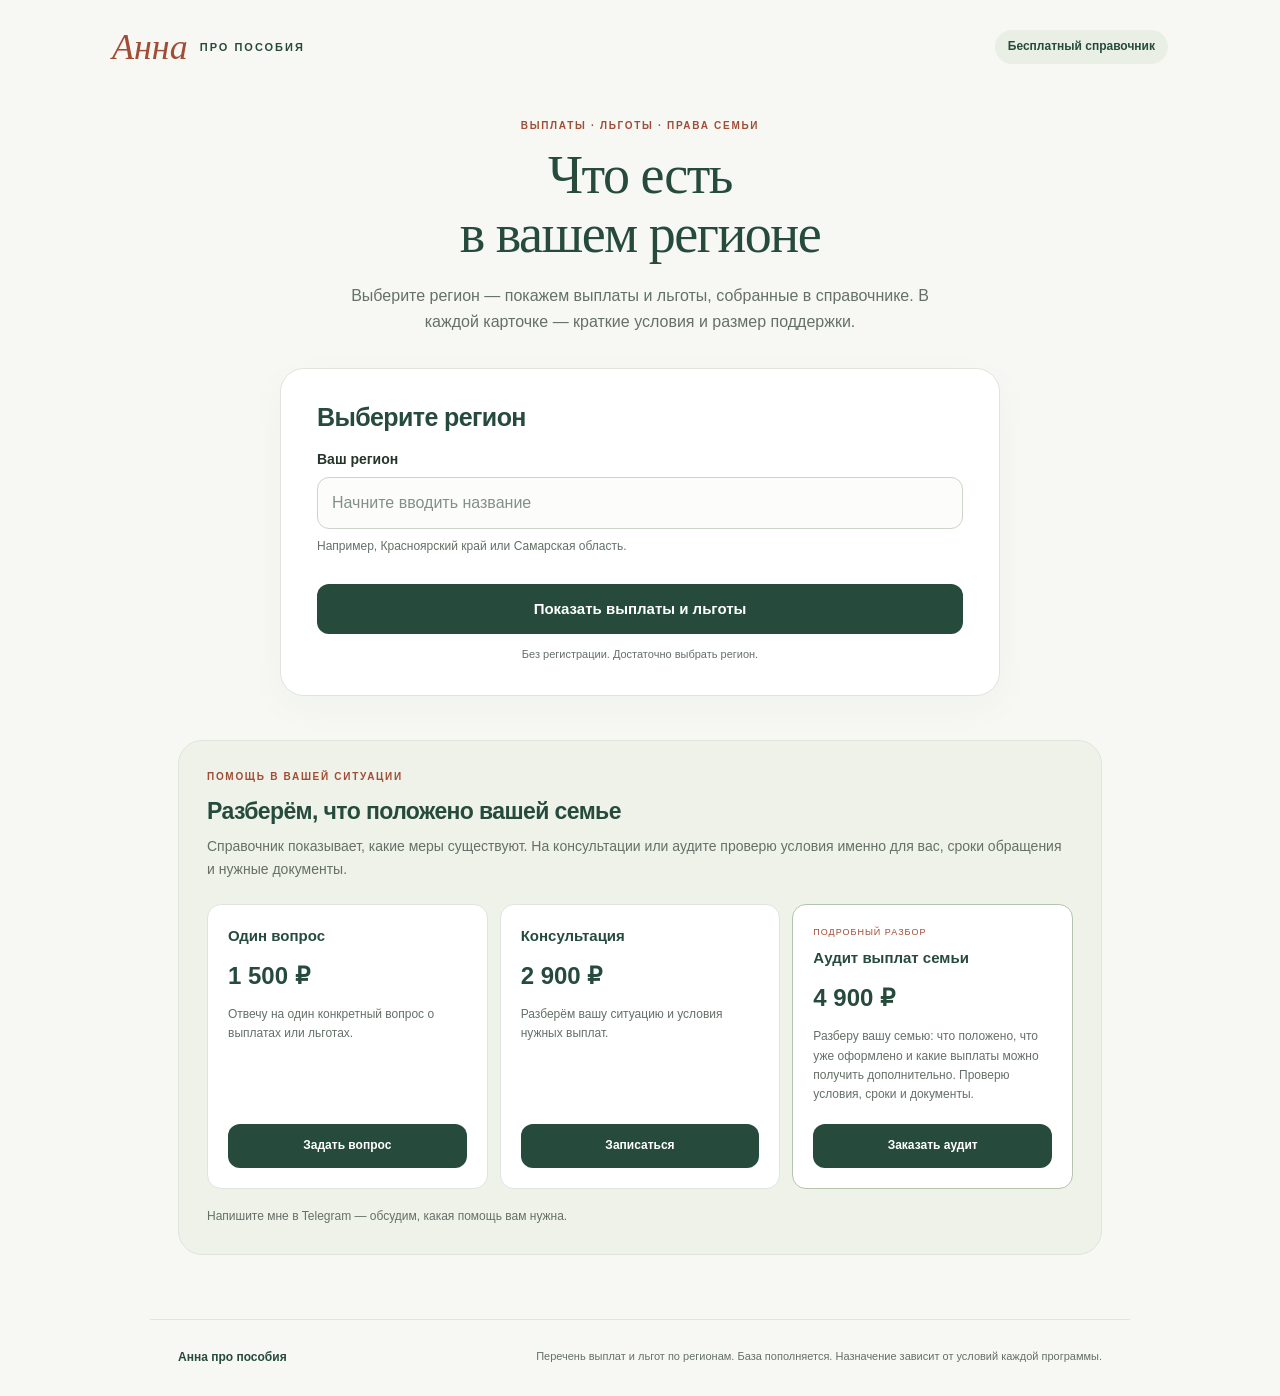
<file: index.html>
<!doctype html>
<html lang="ru">
<head>
<meta charset="UTF-8"><meta name="viewport" content="width=device-width,initial-scale=1">
<meta name="description" content="Найдите выплаты и льготы для семьи в вашем регионе. Бесплатный справочник Анны про пособия.">
<meta name="theme-color" content="#f7f8f4">
<title>Выплаты и льготы для семьи · Анна про пособия</title>
<link rel="stylesheet" href="styles.css?v=20261011-topics-v2">
</head>
<body>
<header><a class="brand" href="./" aria-label="Анна про пособия — главная"><b>Анна</b><span>ПРО ПОСОБИЯ</span></a><span class="badge">Бесплатный справочник</span></header>
<main>
<section class="hero"><p class="eyebrow">ВЫПЛАТЫ · ЛЬГОТЫ · ПРАВА СЕМЬИ</p><h1>Что есть<br>в вашем регионе</h1><p class="lead">Выберите регион — покажем выплаты и льготы, собранные в справочнике. В каждой карточке — краткие условия и размер поддержки.</p></section>
<section class="form-card" aria-labelledby="formTitle"><h2 id="formTitle">Выберите регион</h2><form id="regionForm"><label for="region">Ваш регион</label><input id="region" list="regionOptions" autocomplete="off" placeholder="Начните вводить название" required aria-describedby="regionHint"><datalist id="regionOptions"></datalist><p class="field-hint" id="regionHint">Например, Красноярский край или Самарская область.</p><div class="form-action"><button id="showMeasures" type="submit">Показать выплаты и льготы</button><p id="loadingNote" class="privacy-note" role="status">Загружаем список регионов…</p></div></form></section>
<section id="results" hidden aria-labelledby="resultsTitle"><div class="result-head"><div><p class="eyebrow">СПРАВОЧНИК РЕГИОНА</p><h2 id="resultsTitle"></h2><p id="directoryCount" class="summary"></p></div></div><p class="directory-intro">Здесь собраны меры для разных семей. Откройте карточку, чтобы узнать, кому она предназначена. Местные льготы действуют только на указанной территории.</p><div id="regionalStatus" class="field-hint"></div>
<div class="audit-invite"><div><strong>Хотите понять, что положено вашей семье?</strong><p>На аудите проверю вашу ситуацию, уже оформленные выплаты и то, что можно получить дополнительно.</p></div><a href="#familyAudit">Подробнее об аудите →</a></div>
<label for="directorySearch">Найти выплату или льготу</label><input id="directorySearch" type="search" placeholder="Например, маткапитал, детский сад или жильё"><fieldset class="topic-selector"><legend>Посмотреть по темам</legend><p class="field-hint">Можно выбрать несколько тем — покажем карточки, связанные хотя бы с одной из них.</p><div id="topicFilters" class="topic-filters"></div></fieldset><p id="filterCount" class="field-hint" role="status" aria-live="polite"></p><div id="cards"></div><p id="searchEmpty" hidden role="status">По выбранным темам и запросу ничего не найдено. Выберите «Все меры» или измените запрос.</p><div id="preliminary"></div></section>
<section id="familyAudit" class="help"><p class="eyebrow">ПОМОЩЬ В ВАШЕЙ СИТУАЦИИ</p><h2>Разберём, что положено вашей семье</h2><p class="muted">Справочник показывает, какие меры существуют. На консультации или аудите проверю условия именно для вас, сроки обращения и нужные документы.</p>
<div class="services">
<article><h3>Один вопрос</h3><strong>1 500 ₽</strong><p>Отвечу на один конкретный вопрос о выплатах или льготах.</p><a class="cta" href="https://t.me/annaproposobiya" target="_blank" rel="noopener">Задать вопрос</a></article>
<article><h3>Консультация</h3><strong>2 900 ₽</strong><p>Разберём вашу ситуацию и условия нужных выплат.</p><a class="cta secondary" href="https://t.me/annaproposobiya" target="_blank" rel="noopener">Записаться</a></article>
<article class="featured"><span>ПОДРОБНЫЙ РАЗБОР</span><h3>Аудит выплат семьи</h3><strong>4 900 ₽</strong><p>Разберу вашу семью: что положено, что уже оформлено и какие выплаты можно получить дополнительно. Проверю условия, сроки и документы.</p><a class="cta secondary" href="https://t.me/annaproposobiya" target="_blank" rel="noopener">Заказать аудит</a></article>
</div><p class="contact">Напишите мне в Telegram — обсудим, какая помощь вам нужна.</p>
</section></main><footer><b>Анна про пособия</b><p>Перечень выплат и льгот по регионам. База пополняется. Назначение зависит от условий каждой программы.</p></footer><script src="app.js?v=20261011-topics-v2"></script></body></html>
</file>
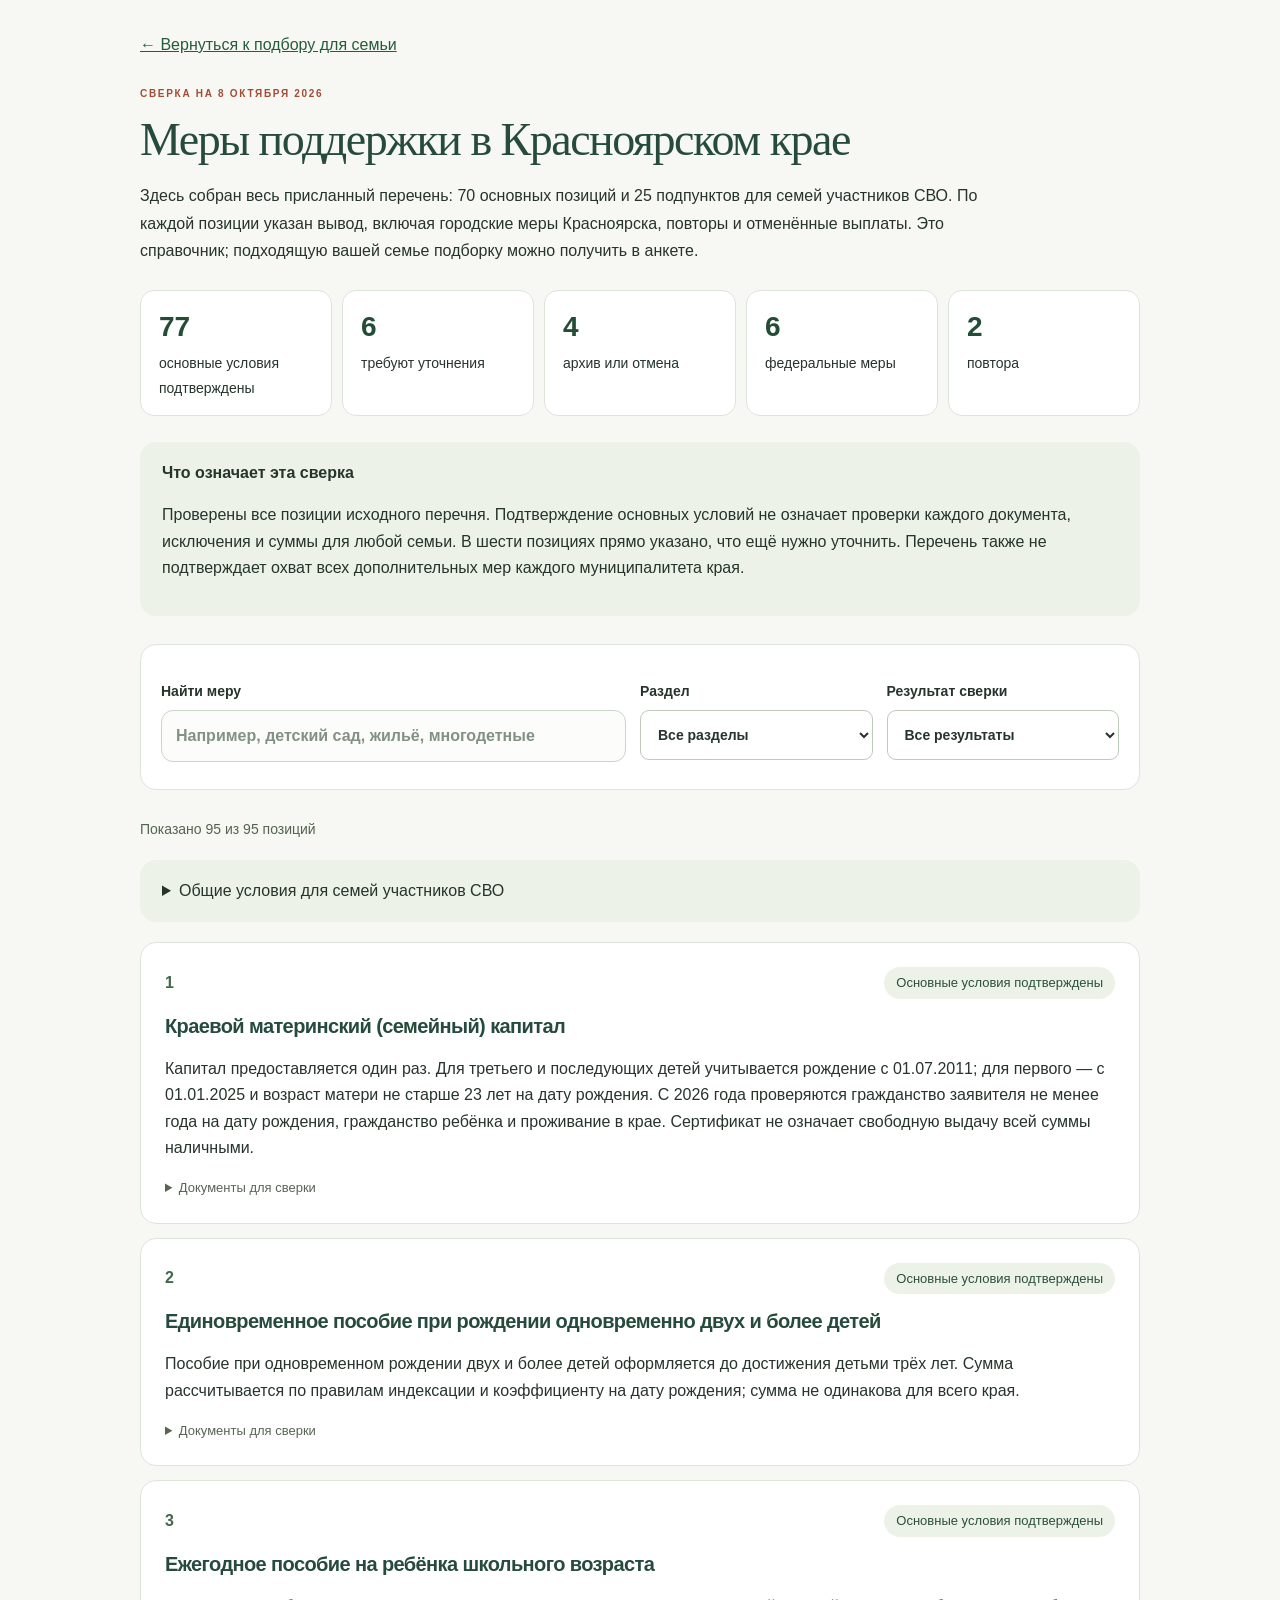
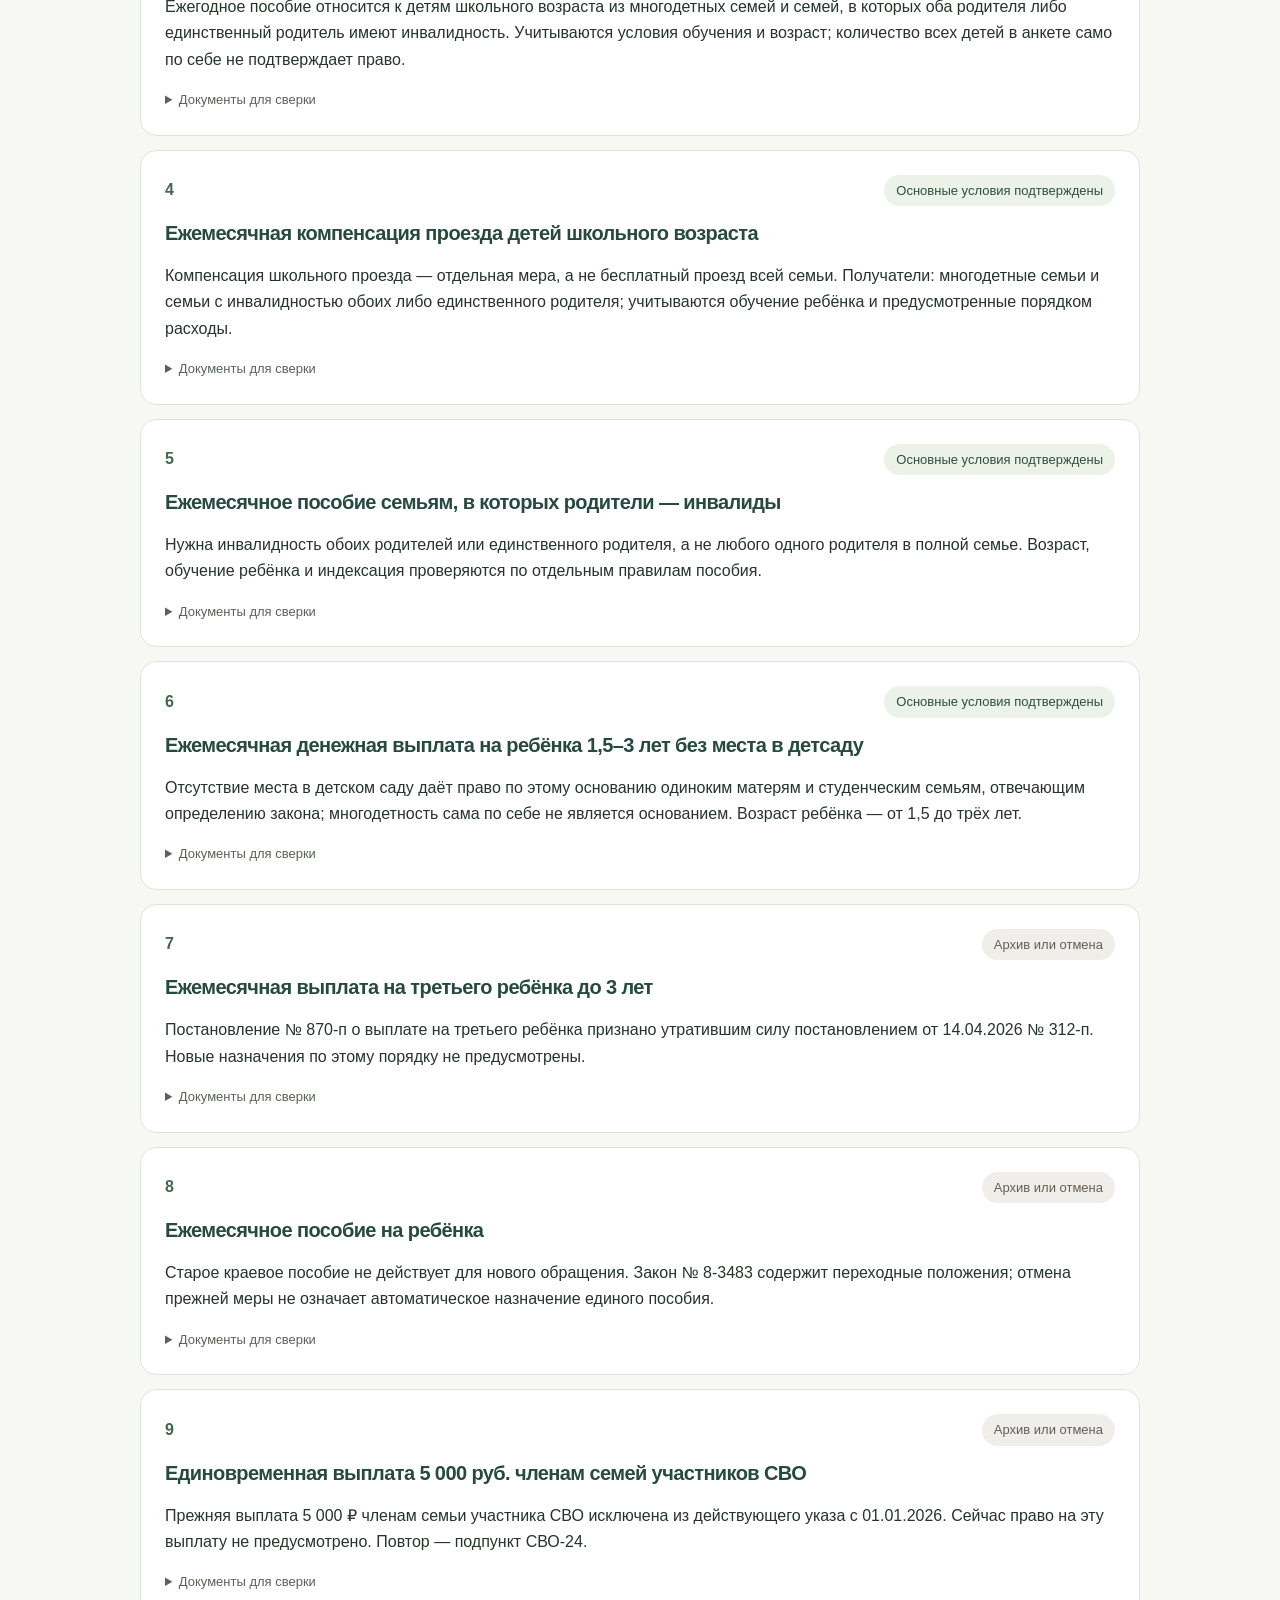
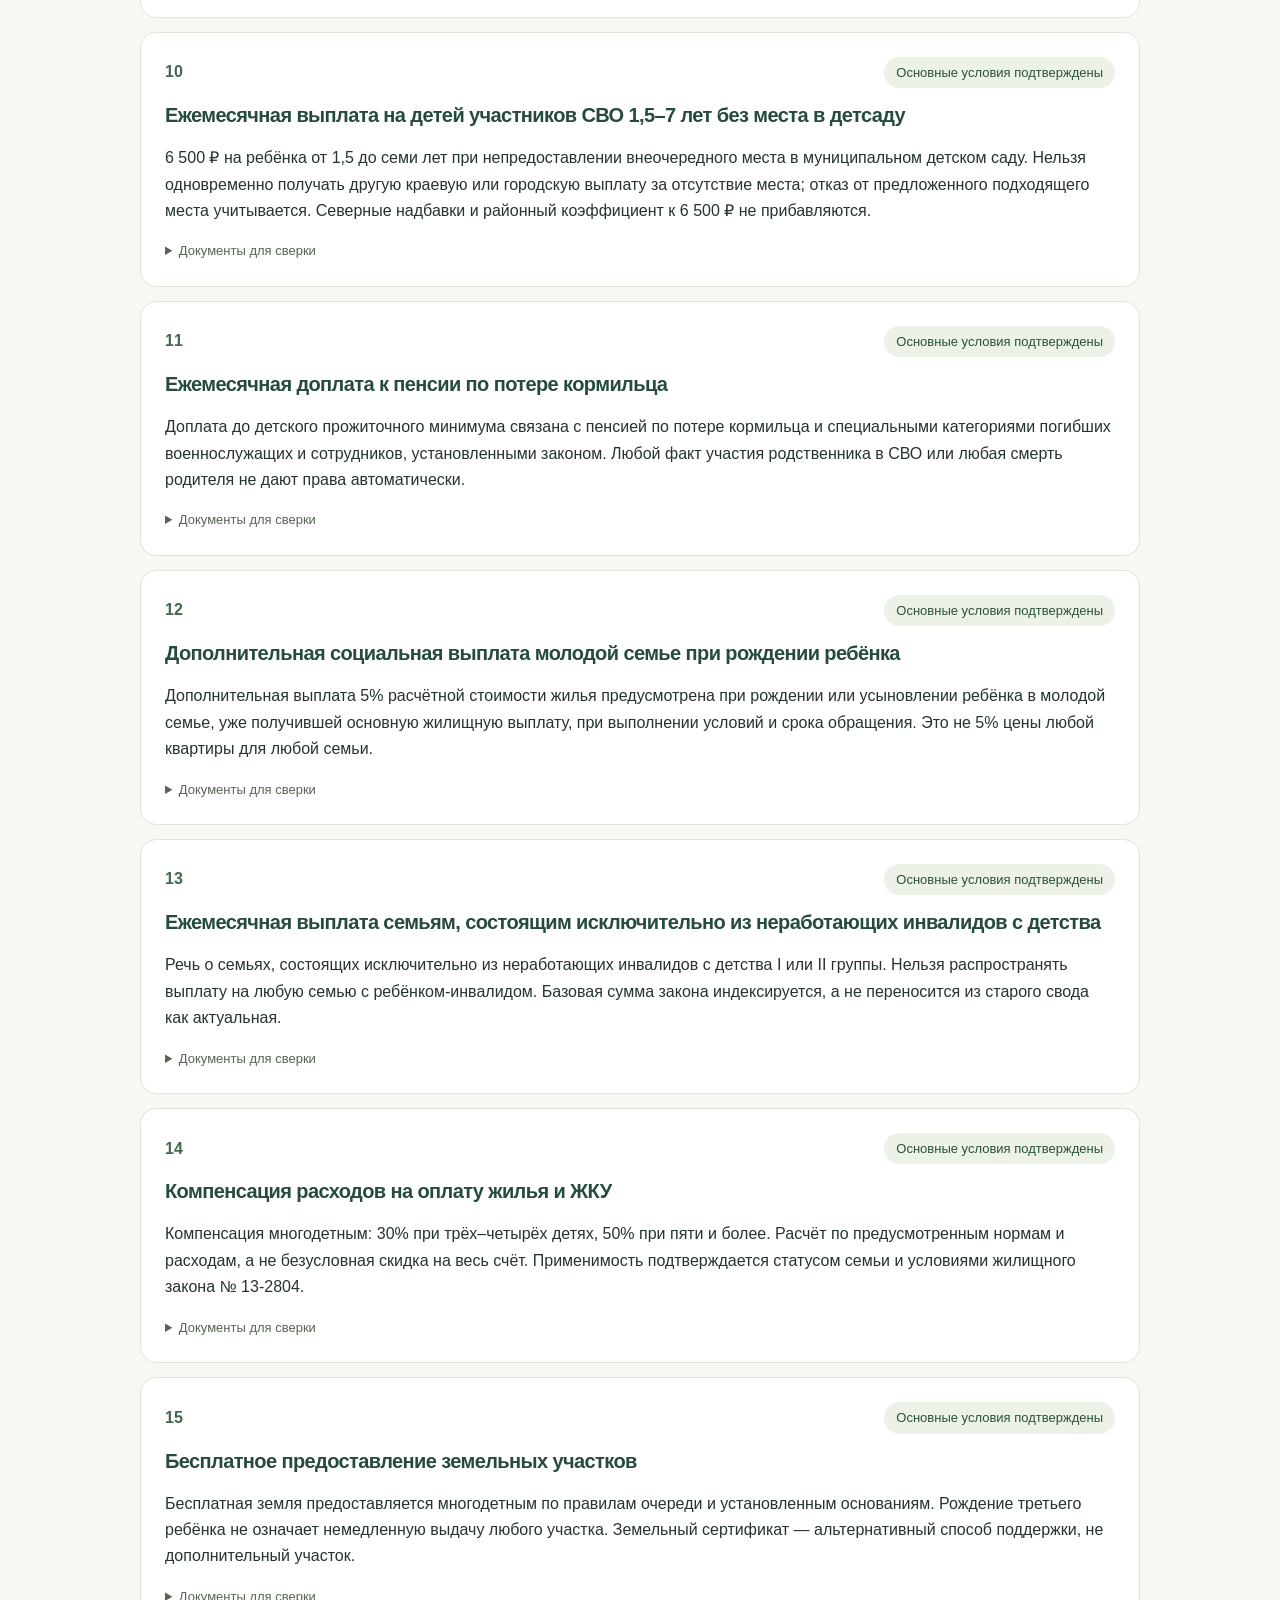
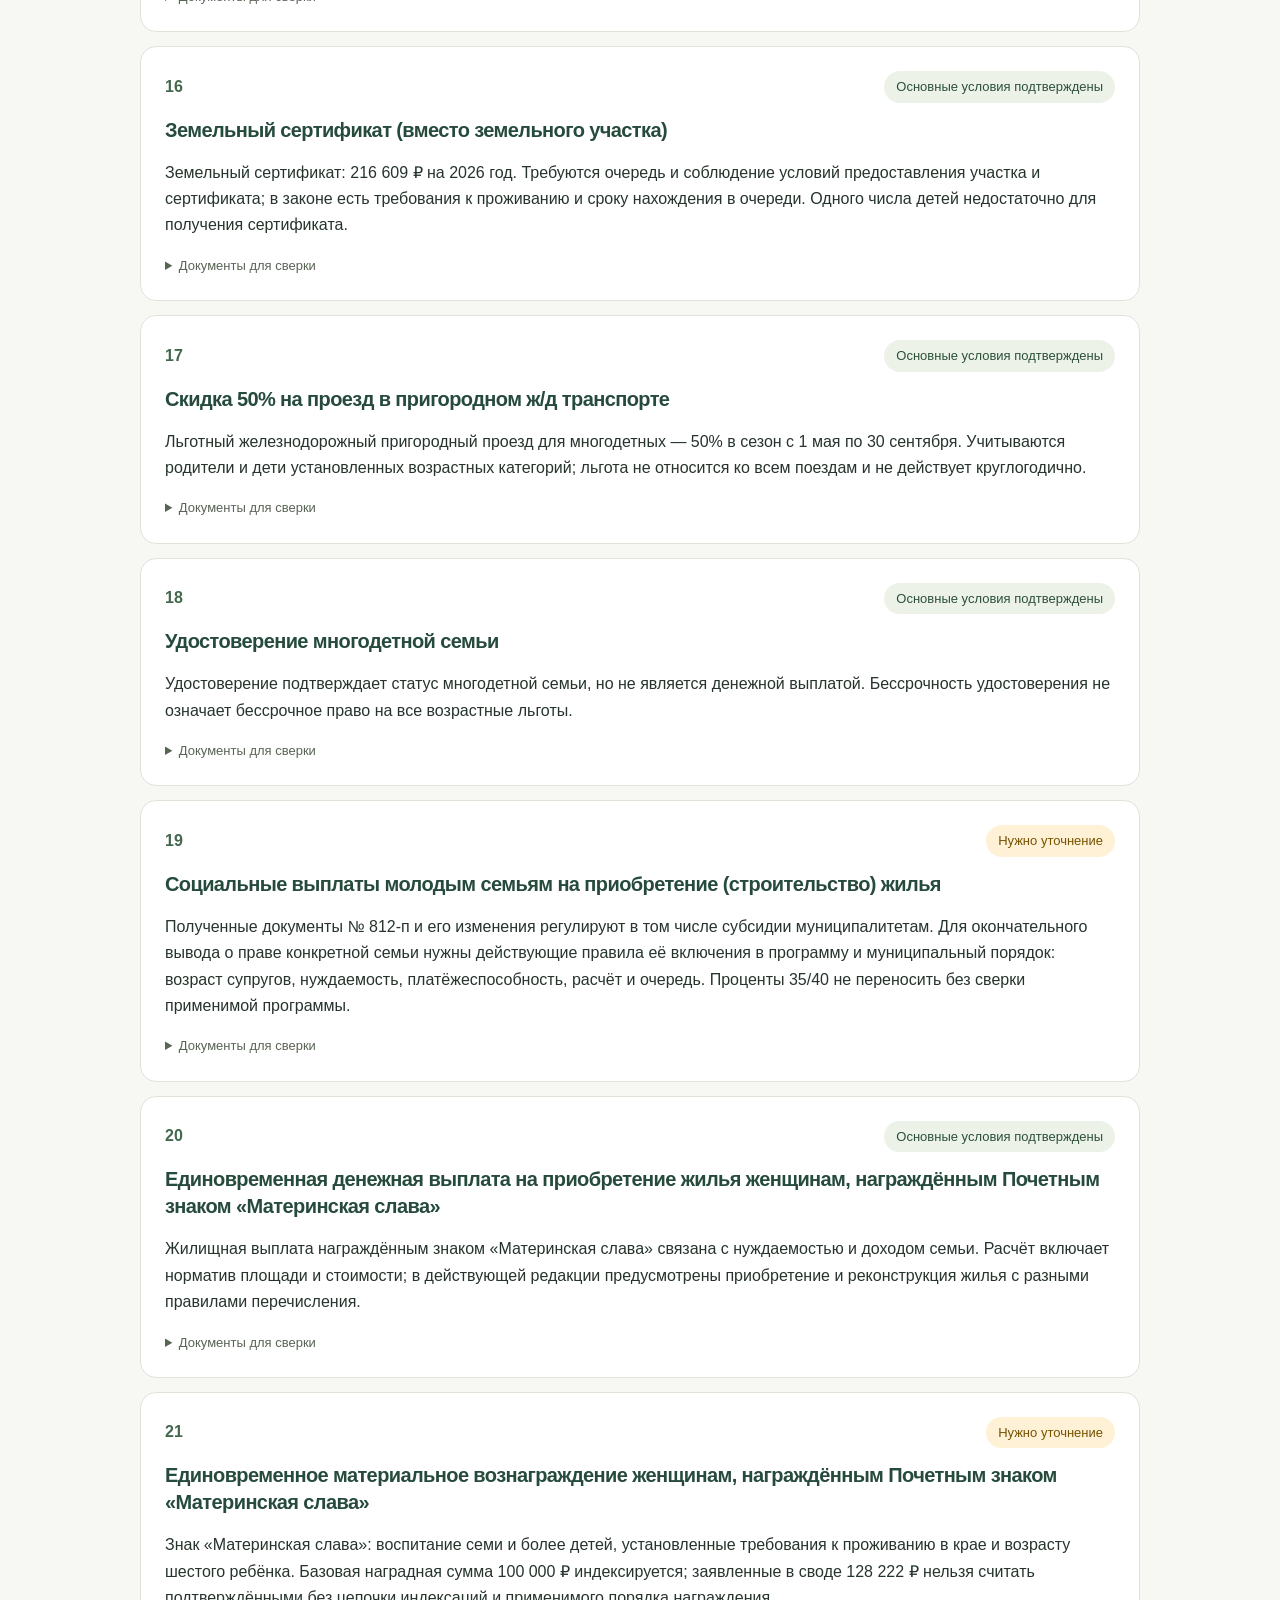
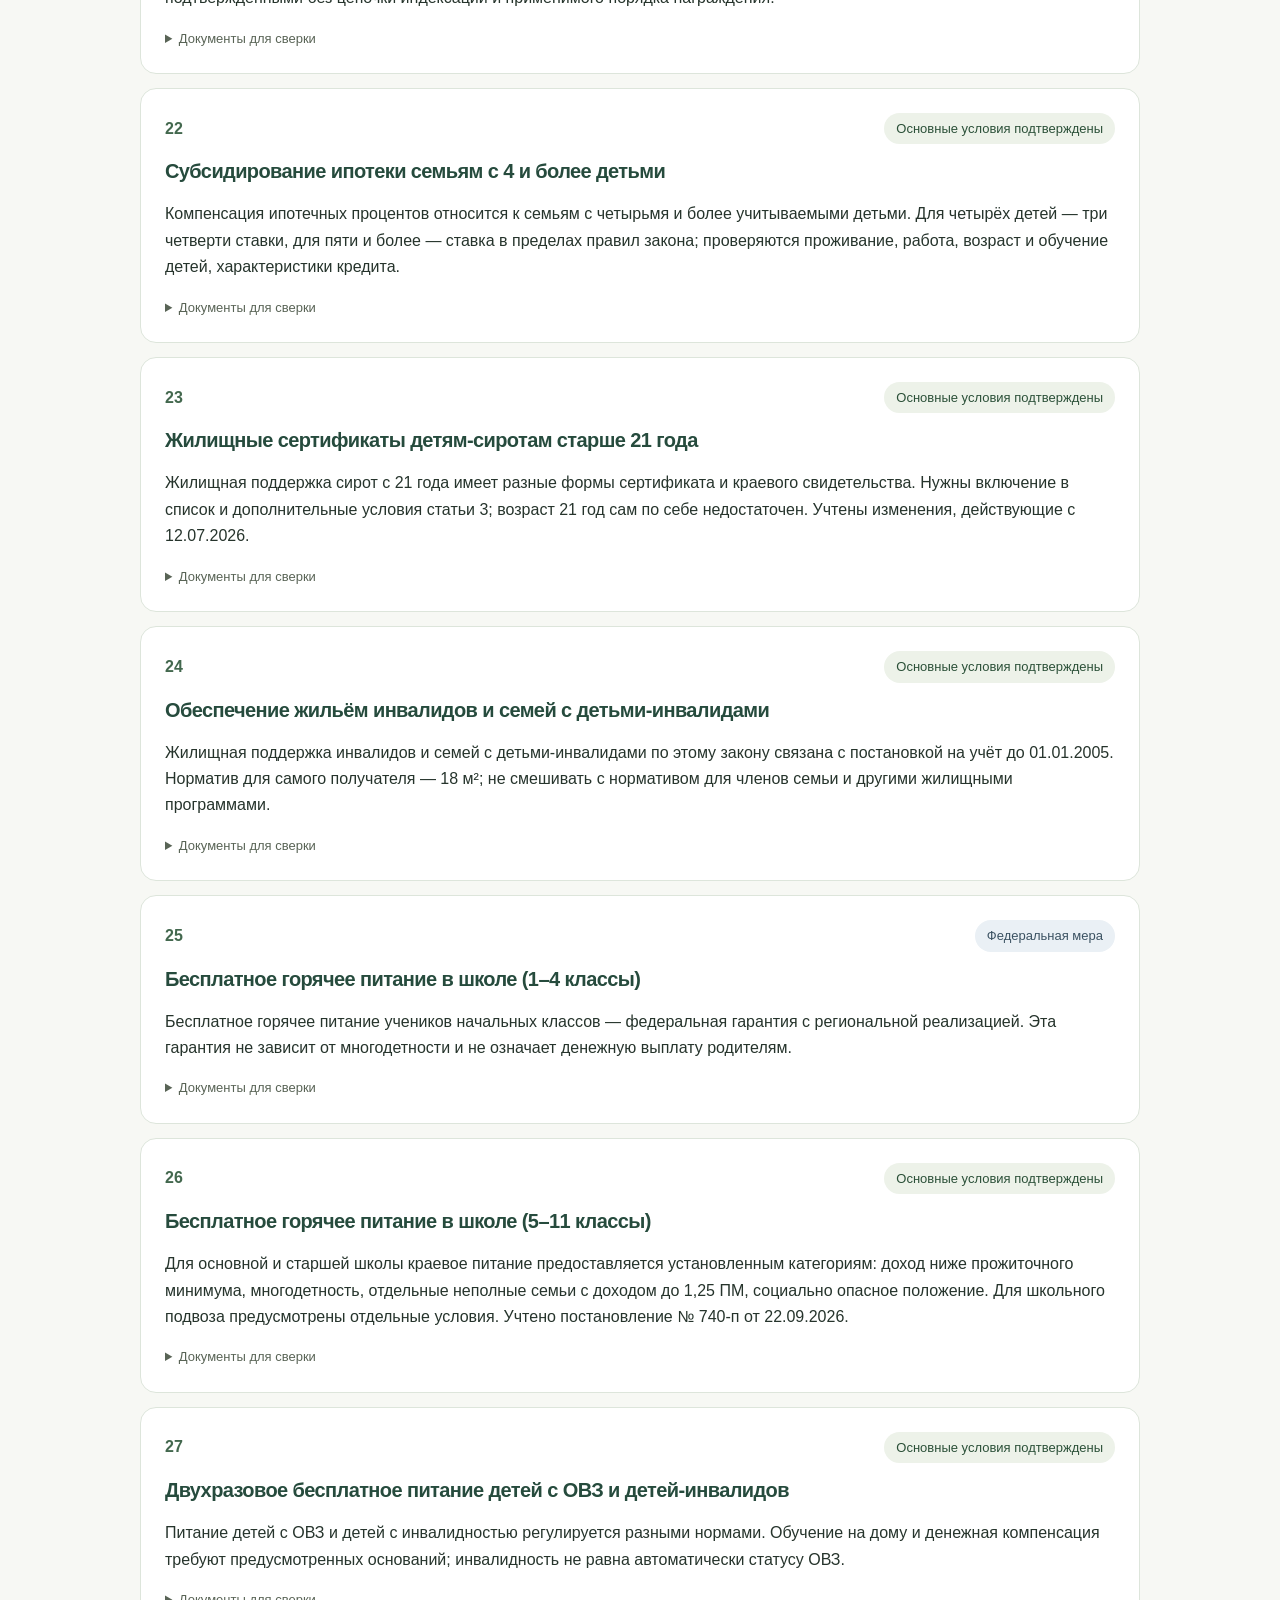
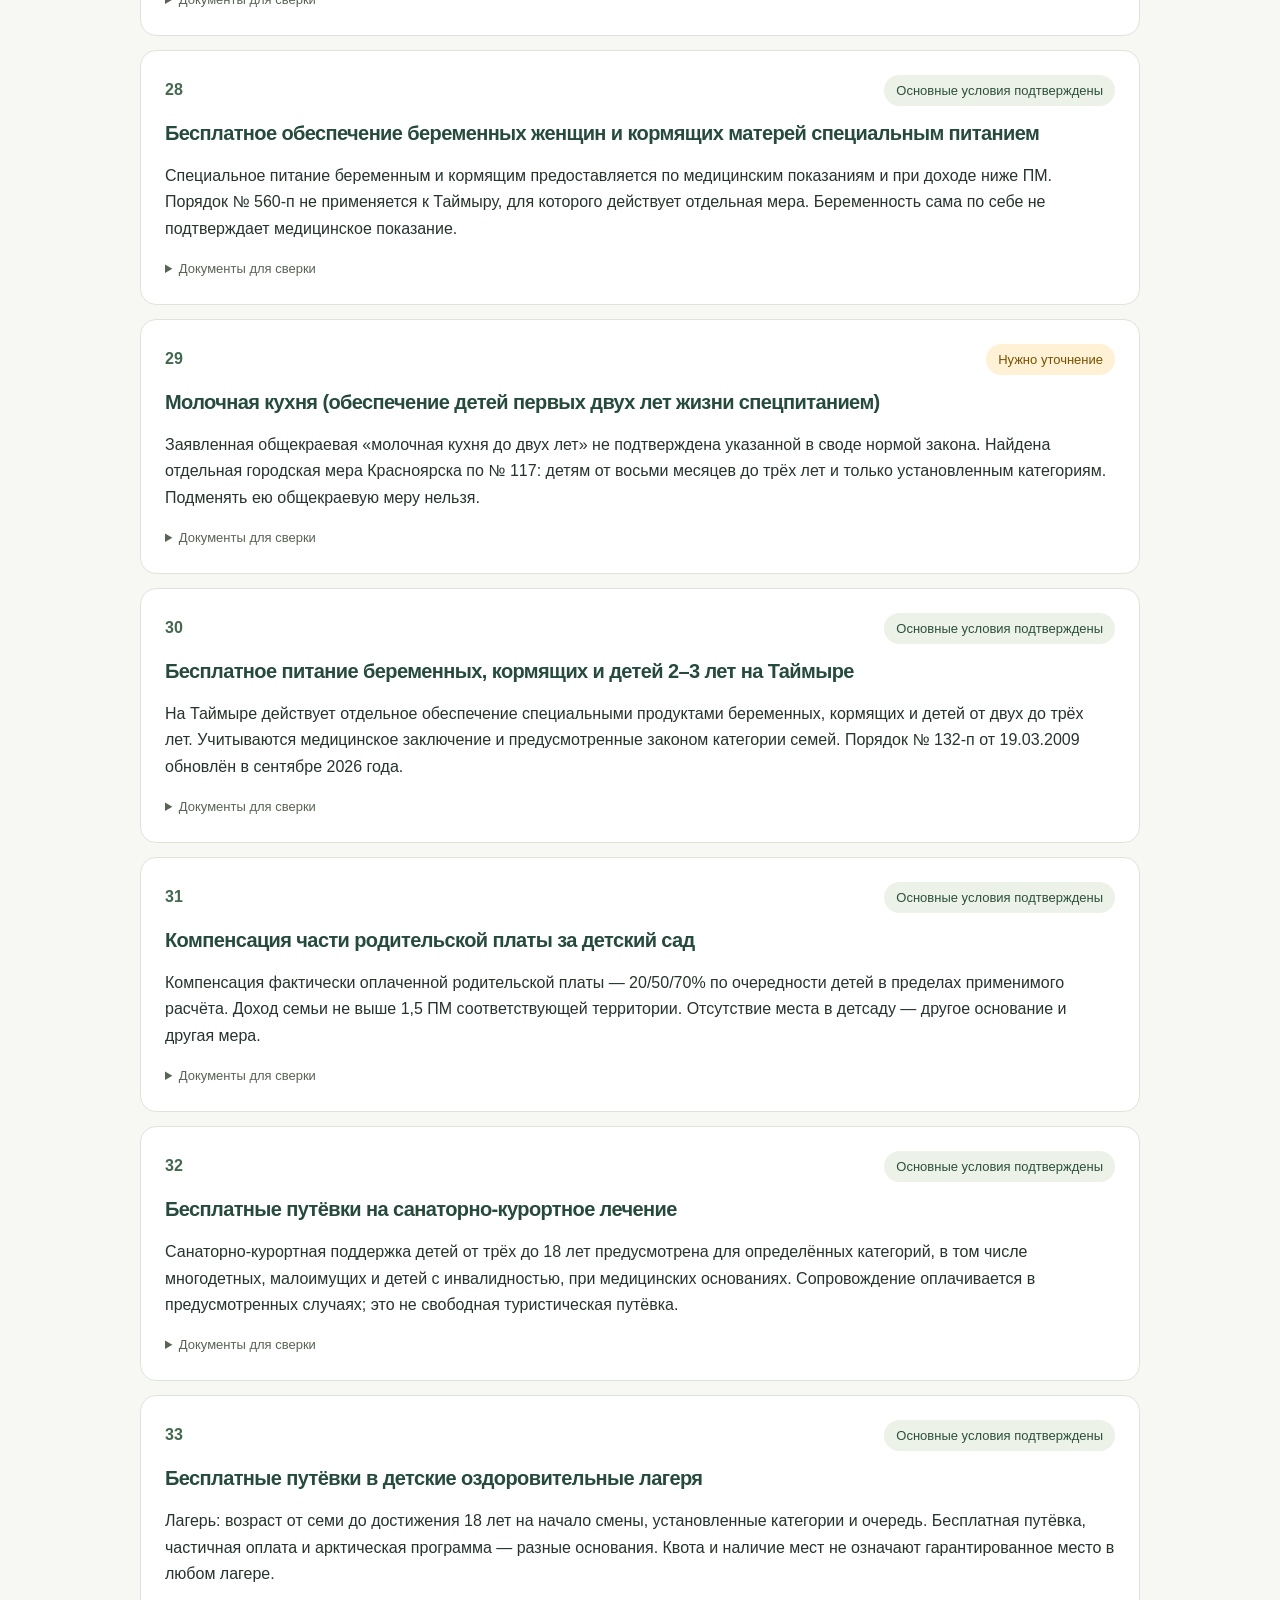
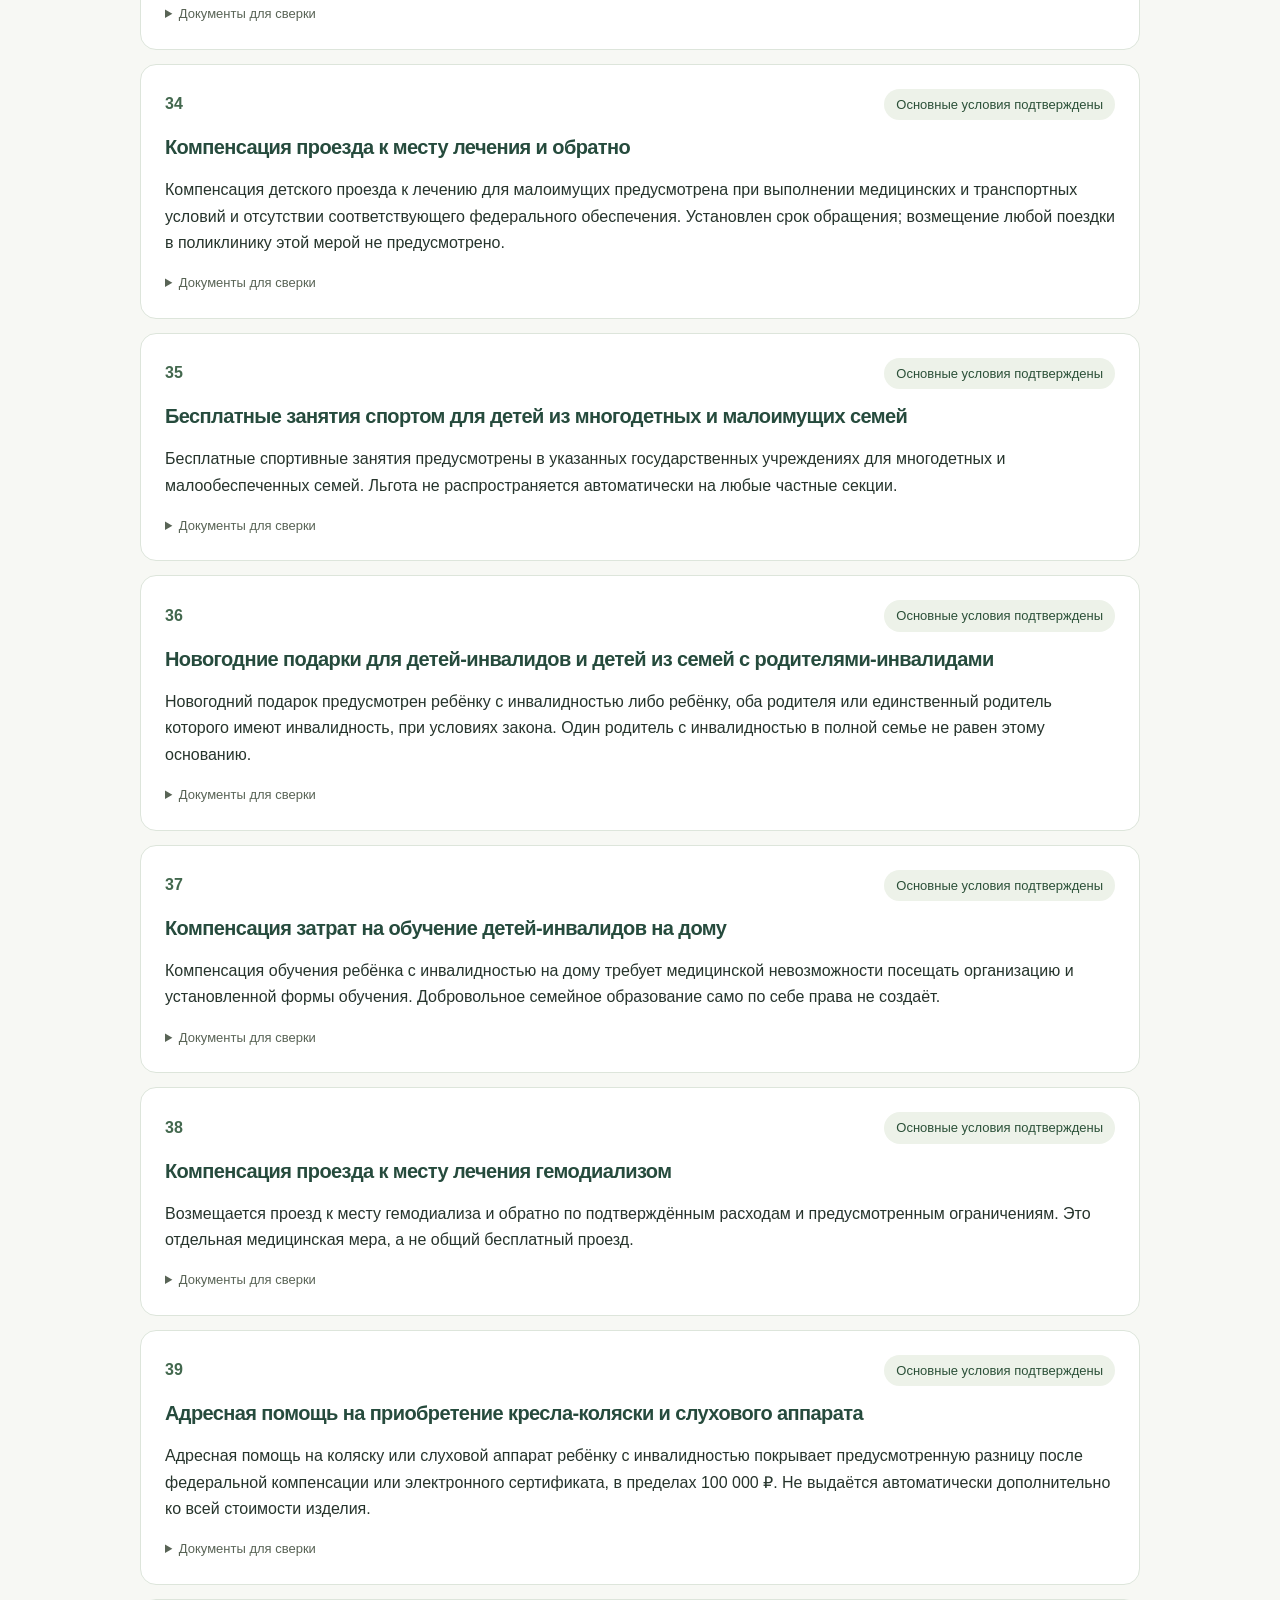
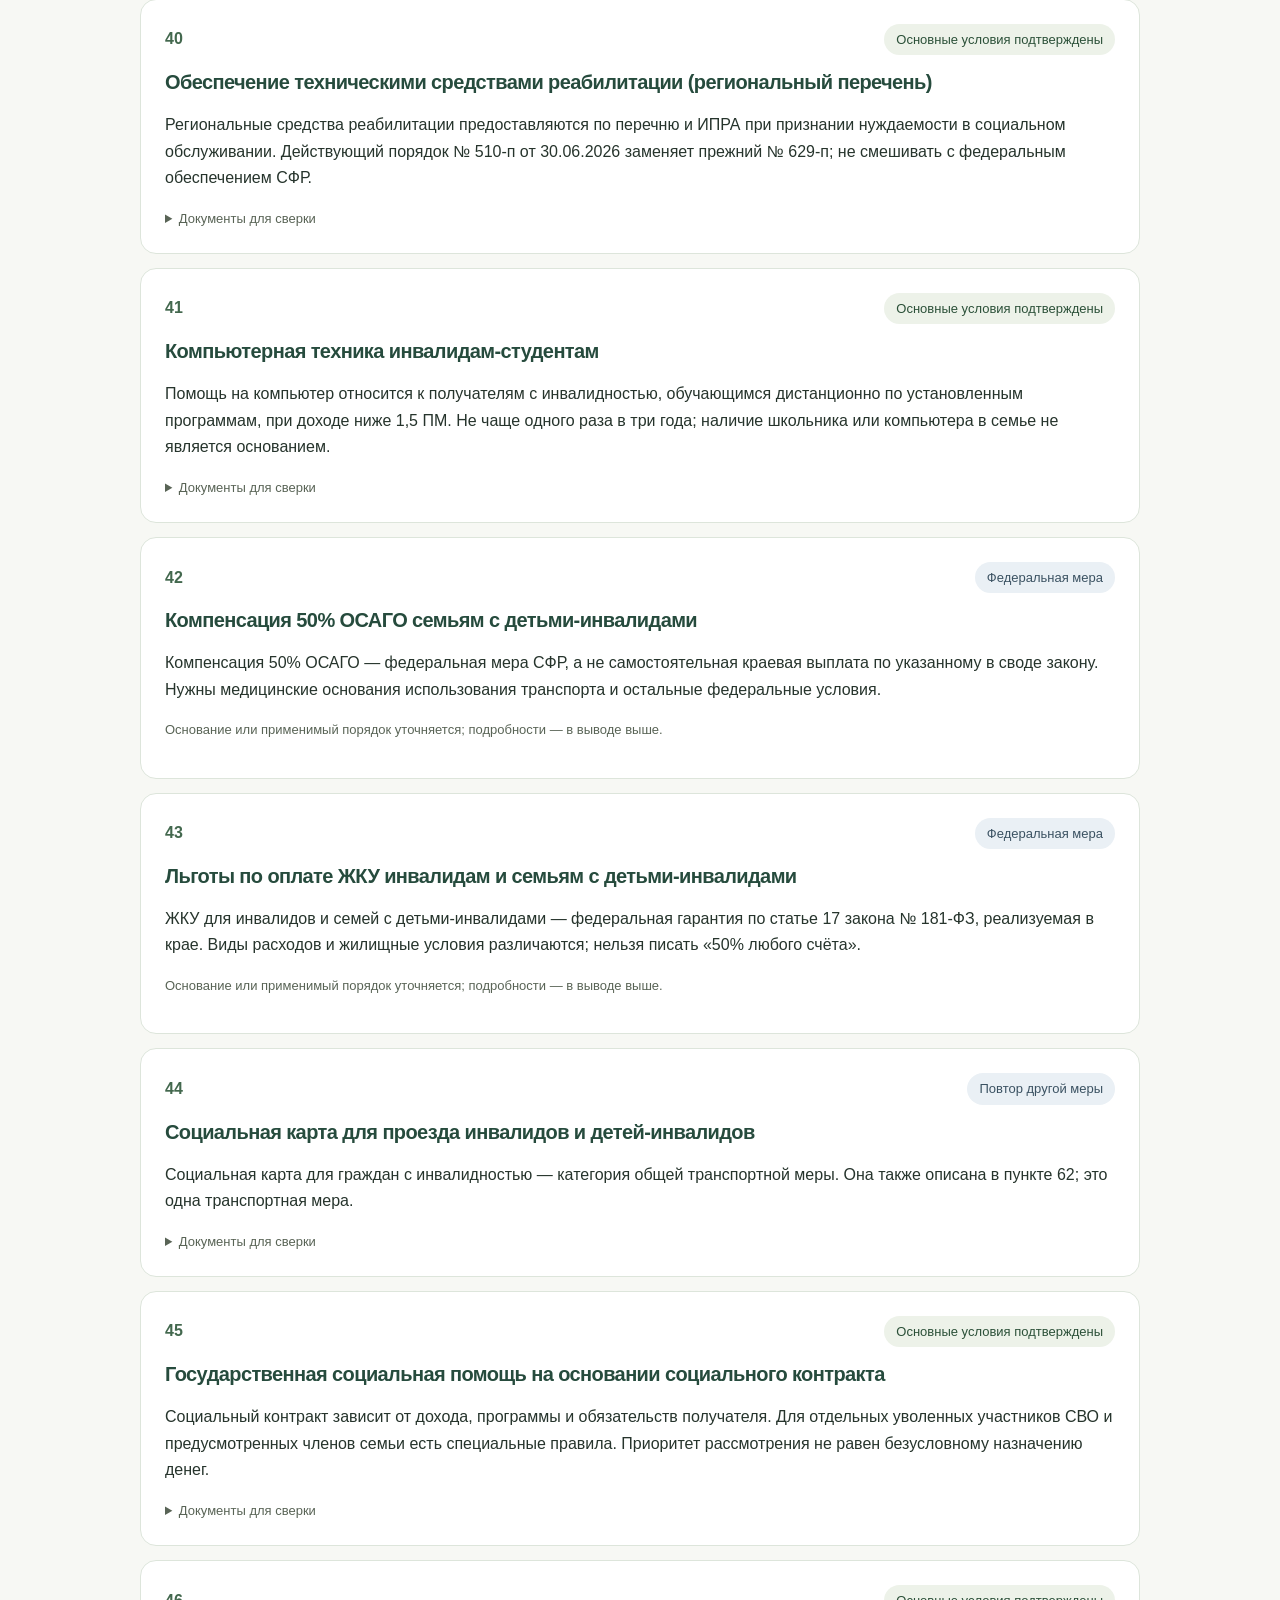
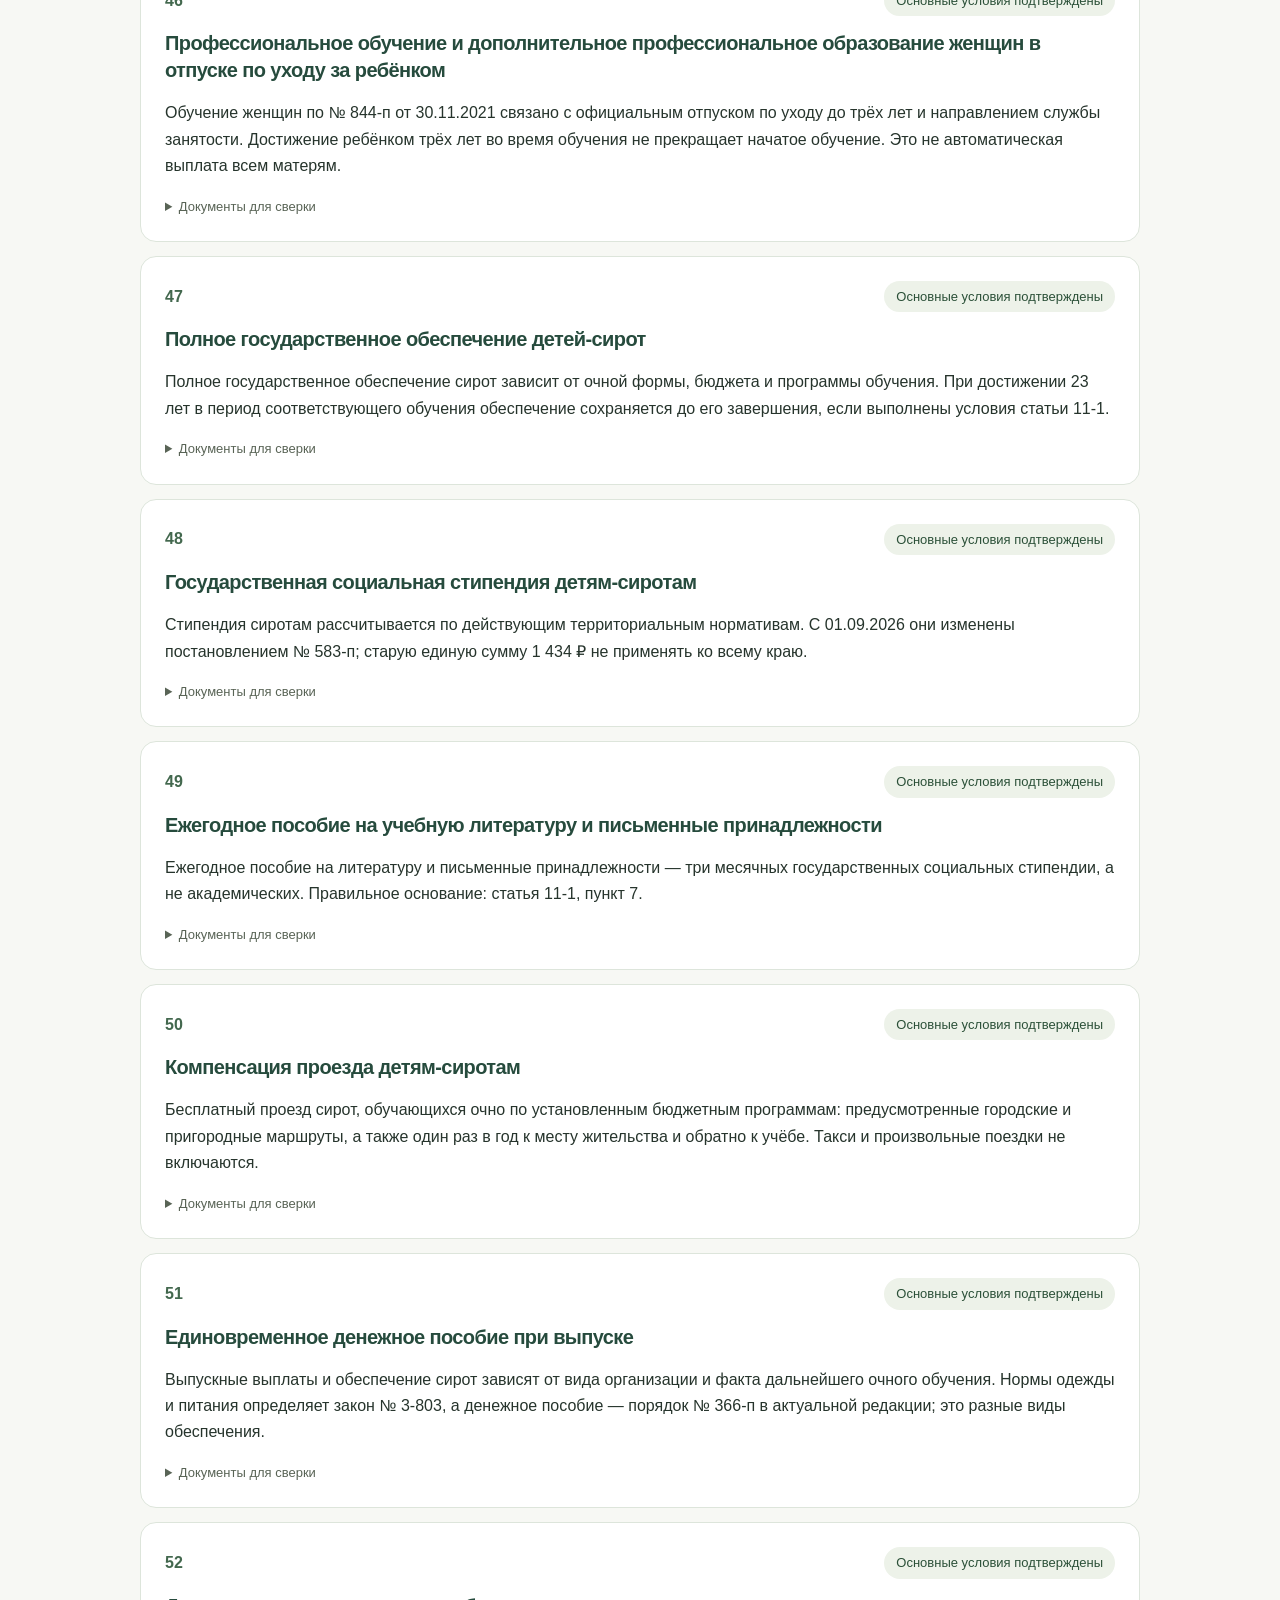
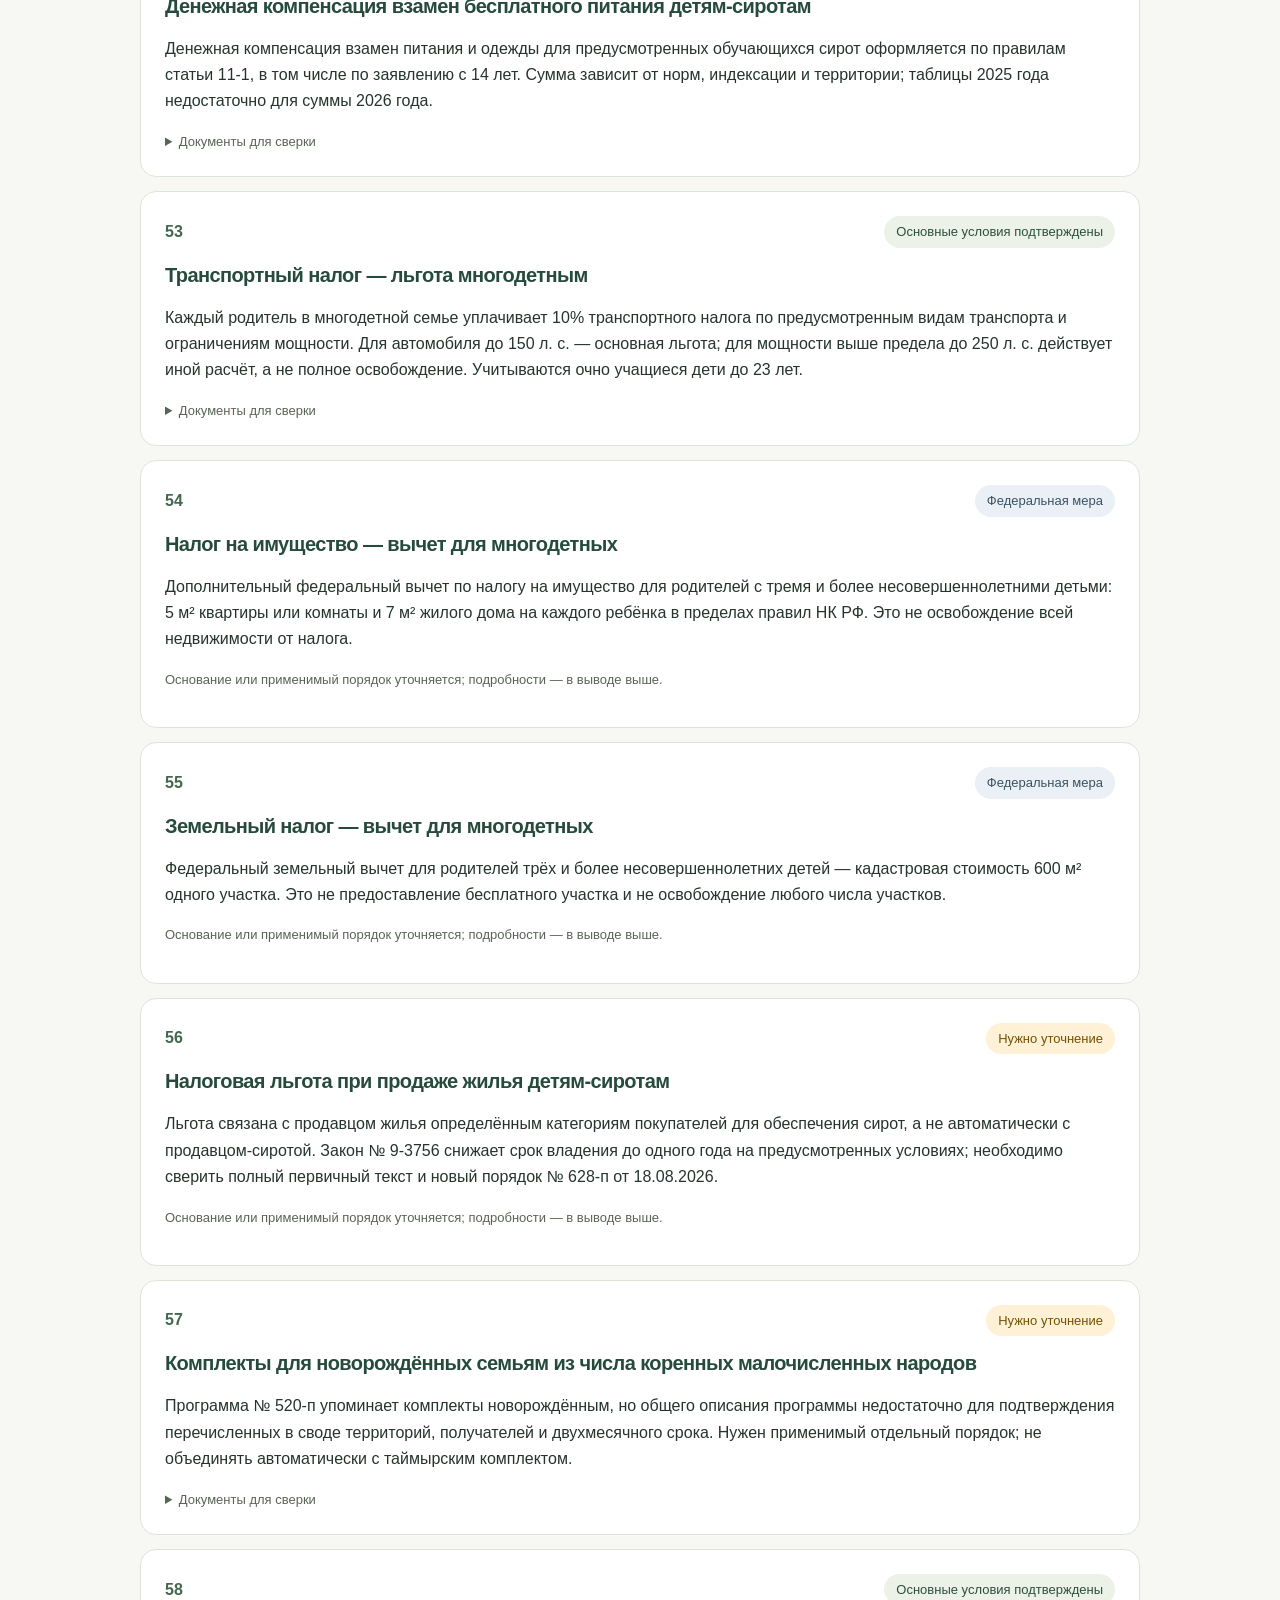
<file: krasnoyarsk-audit.html>
<!doctype html><html lang="ru"><head><meta charset="utf-8"><meta name="viewport" content="width=device-width,initial-scale=1"><title>Красноярский край — сверка перечня мер поддержки</title><link rel="stylesheet" href="./styles.css"><style>
.audit-shell{max-width:1040px;margin:0 auto;padding:32px 20px 64px}.audit-shell h1{font-size:clamp(28px,5vw,46px);line-height:1.15;max-width:800px}.audit-back{display:inline-block;margin-bottom:28px}.audit-intro{max-width:850px;line-height:1.7}.audit-stats{display:flex;gap:10px;flex-wrap:wrap;margin:26px 0}.audit-stats div{background:#fff;border:1px solid #dde5db;border-radius:14px;padding:14px 18px;flex:1;min-width:130px}.audit-stats strong{display:block;font-size:28px;color:#234d36}.audit-stats span{font-size:14px}.audit-note{padding:18px 22px;background:#edf2e9;border-radius:16px;margin:20px 0;line-height:1.65}.audit-controls{background:#fff;border:1px solid #dde5db;border-radius:16px;padding:20px;margin:28px 0;display:grid;grid-template-columns:2fr 1fr 1fr;gap:14px}.audit-controls label{font-size:14px;display:flex;flex-direction:column;gap:8px}.audit-controls input,.audit-controls select{width:100%;box-sizing:border-box;padding:13px;border:1px solid #bccbbb;border-radius:9px;background:#fff;font:inherit}.audit-item{background:#fff;border:1px solid #dde5db;border-radius:16px;padding:24px;margin:14px 0;line-height:1.65}.audit-item h2{font-size:20px;line-height:1.35;margin:14px 0}.item-top{display:flex;justify-content:space-between;align-items:center;gap:12px}.item-number{font-weight:700;color:#43684e}.status{font-size:13px;border-radius:20px;padding:5px 12px;background:#edf2e9;color:#2b5038}.status-Q{background:#fff1d5;color:#745200}.status-A{background:#f0eeea;color:#665d55}.status-F,.status-D{background:#eaf0f5;color:#3b5262}.audit-item details,.basis{font-size:13px;color:#596456;overflow-wrap:anywhere}.audit-item summary{cursor:pointer}.audit-item[hidden]{display:none}.audit-more{line-height:1.7}.audit-shell a{color:#255c3a}#auditCount{font-size:14px;color:#52644f}#auditEmpty{padding:20px;background:#fff;border-radius:12px}@media(max-width:650px){.audit-controls{grid-template-columns:1fr}.audit-shell{padding:24px 16px 48px}.audit-item{padding:18px}.item-top{align-items:flex-start}.status{max-width:220px;text-align:right}}
</style></head><body><main class="audit-shell"><a class="audit-back" href="./?region=Красноярский%20край">← Вернуться к подбору для семьи</a><p class="eyebrow">СВЕРКА НА 8 ОКТЯБРЯ 2026</p><h1>Меры поддержки в Красноярском крае</h1><p class="audit-intro">Здесь собран весь присланный перечень: 70 основных позиций и 25 подпунктов для семей участников СВО. По каждой позиции указан вывод, включая городские меры Красноярска, повторы и отменённые выплаты. Это справочник; подходящую вашей семье подборку можно получить в анкете.</p>
<div class="audit-stats"><div><strong>77</strong><span>основные условия подтверждены</span></div><div><strong>6</strong><span>требуют уточнения</span></div><div><strong>4</strong><span>архив или отмена</span></div><div><strong>6</strong><span>федеральные меры</span></div><div><strong>2</strong><span>повтора</span></div></div>
<div class="audit-note"><strong>Что означает эта сверка</strong><p>Проверены все позиции исходного перечня. Подтверждение основных условий не означает проверки каждого документа, исключения и суммы для любой семьи. В шести позициях прямо указано, что ещё нужно уточнить. Перечень также не подтверждает охват всех дополнительных мер каждого муниципалитета края.</p></div>
<div class="audit-controls"><label>Найти меру<input type="search" id="auditSearch" placeholder="Например, детский сад, жильё, многодетные"></label><label>Раздел<select id="auditGroup"><option value="">Все разделы</option><option value="main">Основной перечень</option><option value="svo">Семьи участников СВО</option></select></label><label>Результат сверки<select id="auditStatus"><option value="">Все результаты</option><option value="C">Основные условия подтверждены</option><option value="Q">Нужно уточнение</option><option value="A">Архив или отмена</option><option value="F">Федеральная мера</option><option value="D">Повтор</option></select></label></div><p id="auditCount" role="status" aria-live="polite">Показано 95 из 95 позиций</p>
<details class="audit-note"><summary>Общие условия для семей участников СВО</summary><p>Применять определения участников и членов семьи по пункту 7.3, проживание в крае по пункту 7.2 и отдельные сроки сохранения каждого права по пунктам 8 и 8.1 действующего Указа № 317-уг. Окончание участия не прекращает автоматически все меры одновременно.</p><p>В исходном своде использована собственная нумерация подпунктов. Она не всегда совпадает с нумерацией действующего указа.</p></details><section aria-label="Перечень мер"><article class="audit-item" data-status="C" data-group="main"><div class="item-top"><span class="item-number">1</span><span class="status status-C">Основные условия подтверждены</span></div><h2>Краевой материнский (семейный) капитал</h2><p>Капитал предоставляется один раз. Для третьего и последующих детей учитывается рождение с 01.07.2011; для первого — с 01.01.2025 и возраст матери не старше 23 лет на дату рождения. С 2026 года проверяются гражданство заявителя не менее года на дату рождения, гражданство ребёнка и проживание в крае. Сертификат не означает свободную выдачу всей суммы наличными.</p><details><summary>Документы для сверки</summary><ul><li>Закон Красноярского края от 9 июня 2011 г. N 12-5937 _О дополнительных мерах под ...</li><li>Постановление Правительства Красноярского края от 4 августа 2020 г. N 549-П _Об ...</li><li>2400202512230003.pdf</li></ul></details></article><article class="audit-item" data-status="C" data-group="main"><div class="item-top"><span class="item-number">2</span><span class="status status-C">Основные условия подтверждены</span></div><h2>Единовременное пособие при рождении одновременно двух и более детей</h2><p>Пособие при одновременном рождении двух и более детей оформляется до достижения детьми трёх лет. Сумма рассчитывается по правилам индексации и коэффициенту на дату рождения; сумма не одинакова для всего края.</p><details><summary>Документы для сверки</summary><ul><li>Закон Красноярского края от 9 декабря 2010 г. N 11-5393 _О социальной поддержке ...</li><li>Постановление Правительства Красноярского края от 24 декабря 2019 г N 759 П Об у.pdf</li></ul></details></article><article class="audit-item" data-status="C" data-group="main"><div class="item-top"><span class="item-number">3</span><span class="status status-C">Основные условия подтверждены</span></div><h2>Ежегодное пособие на ребёнка школьного возраста</h2><p>Ежегодное пособие относится к детям школьного возраста из многодетных семей и семей, в которых оба родителя либо единственный родитель имеют инвалидность. Учитываются условия обучения и возраст; количество всех детей в анкете само по себе не подтверждает право.</p><details><summary>Документы для сверки</summary><ul><li>Закон Красноярского края от 9 декабря 2010 г. N 11-5393 _О социальной поддержке ...</li><li>Постановление Правительства Красноярского края от 24 декабря 2019 г N 759 П Об у.pdf</li><li>2400202512230003.pdf</li></ul></details></article><article class="audit-item" data-status="C" data-group="main"><div class="item-top"><span class="item-number">4</span><span class="status status-C">Основные условия подтверждены</span></div><h2>Ежемесячная компенсация проезда детей школьного возраста</h2><p>Компенсация школьного проезда — отдельная мера, а не бесплатный проезд всей семьи. Получатели: многодетные семьи и семьи с инвалидностью обоих либо единственного родителя; учитываются обучение ребёнка и предусмотренные порядком расходы.</p><details><summary>Документы для сверки</summary><ul><li>Закон Красноярского края от 9 декабря 2010 г. N 11-5393 _О социальной поддержке ...</li><li>Постановление Правительства Красноярского края от 24 декабря 2019 г N 759 П Об у.pdf</li></ul></details></article><article class="audit-item" data-status="C" data-group="main"><div class="item-top"><span class="item-number">5</span><span class="status status-C">Основные условия подтверждены</span></div><h2>Ежемесячное пособие семьям, в которых родители — инвалиды</h2><p>Нужна инвалидность обоих родителей или единственного родителя, а не любого одного родителя в полной семье. Возраст, обучение ребёнка и индексация проверяются по отдельным правилам пособия.</p><details><summary>Документы для сверки</summary><ul><li>Закон Красноярского края от 9 декабря 2010 г. N 11-5393 _О социальной поддержке ...</li><li>Постановление Правительства Красноярского края от 24 декабря 2019 г N 759 П Об у.pdf</li></ul></details></article><article class="audit-item" data-status="C" data-group="main"><div class="item-top"><span class="item-number">6</span><span class="status status-C">Основные условия подтверждены</span></div><h2>Ежемесячная денежная выплата на ребёнка 1,5–3 лет без места в детсаду</h2><p>Отсутствие места в детском саду даёт право по этому основанию одиноким матерям и студенческим семьям, отвечающим определению закона; многодетность сама по себе не является основанием. Возраст ребёнка — от 1,5 до трёх лет.</p><details><summary>Документы для сверки</summary><ul><li>Закон Красноярского края от 9 декабря 2010 г. N 11-5393 _О социальной поддержке ...</li></ul></details></article><article class="audit-item" data-status="A" data-group="main"><div class="item-top"><span class="item-number">7</span><span class="status status-A">Архив или отмена</span></div><h2>Ежемесячная выплата на третьего ребёнка до 3 лет</h2><p>Постановление № 870-п о выплате на третьего ребёнка признано утратившим силу постановлением от 14.04.2026 № 312-п. Новые назначения по этому порядку не предусмотрены.</p><details><summary>Документы для сверки</summary><ul><li>Постановление Правительства Красноярского края от 14 апреля 2026 г. N 312-п _О п ...</li><li>Постановление Правительства Красноярского края от 7 ноября 2024 г. N 870-п _О до ...</li></ul></details></article><article class="audit-item" data-status="A" data-group="main"><div class="item-top"><span class="item-number">8</span><span class="status status-A">Архив или отмена</span></div><h2>Ежемесячное пособие на ребёнка</h2><p>Старое краевое пособие не действует для нового обращения. Закон № 8-3483 содержит переходные положения; отмена прежней меры не означает автоматическое назначение единого пособия.</p><details><summary>Документы для сверки</summary><ul><li>Закон Красноярского края от 19 декабря 2024 г. N 8-3483 _О внесении изменения в ...</li></ul></details></article><article class="audit-item" data-status="A" data-group="main"><div class="item-top"><span class="item-number">9</span><span class="status status-A">Архив или отмена</span></div><h2>Единовременная выплата 5 000 руб. членам семей участников СВО</h2><p>Прежняя выплата 5 000 ₽ членам семьи участника СВО исключена из действующего указа с 01.01.2026. Сейчас право на эту выплату не предусмотрено. Повтор — подпункт СВО-24.</p><details><summary>Документы для сверки</summary><ul><li>Указ Губернатора Красноярского края от 25 октября 2022 г N 317 уг О социально эк.pdf</li></ul></details></article><article class="audit-item" data-status="C" data-group="main"><div class="item-top"><span class="item-number">10</span><span class="status status-C">Основные условия подтверждены</span></div><h2>Ежемесячная выплата на детей участников СВО 1,5–7 лет без места в детсаду</h2><p>6 500 ₽ на ребёнка от 1,5 до семи лет при непредоставлении внеочередного места в муниципальном детском саду. Нельзя одновременно получать другую краевую или городскую выплату за отсутствие места; отказ от предложенного подходящего места учитывается. Северные надбавки и районный коэффициент к 6 500 ₽ не прибавляются.</p><details><summary>Документы для сверки</summary><ul><li>2400202211160010.pdf</li><li>228630_632_p.pdf</li><li>Указ Губернатора Красноярского края от 25 октября 2022 г N 317 уг О социально эк.pdf</li></ul></details></article><article class="audit-item" data-status="C" data-group="main"><div class="item-top"><span class="item-number">11</span><span class="status status-C">Основные условия подтверждены</span></div><h2>Ежемесячная доплата к пенсии по потере кормильца</h2><p>Доплата до детского прожиточного минимума связана с пенсией по потере кормильца и специальными категориями погибших военнослужащих и сотрудников, установленными законом. Любой факт участия родственника в СВО или любая смерть родителя не дают права автоматически.</p><details><summary>Документы для сверки</summary><ul><li>Закон Красноярского края от 9 декабря 2010 г. N 11-5393 _О социальной поддержке ...</li><li>Постановление Правительства Красноярского края от 24 декабря 2019 г N 759 П Об у.pdf</li></ul></details></article><article class="audit-item" data-status="C" data-group="main"><div class="item-top"><span class="item-number">12</span><span class="status status-C">Основные условия подтверждены</span></div><h2>Дополнительная социальная выплата молодой семье при рождении ребёнка</h2><p>Дополнительная выплата 5% расчётной стоимости жилья предусмотрена при рождении или усыновлении ребёнка в молодой семье, уже получившей основную жилищную выплату, при выполнении условий и срока обращения. Это не 5% цены любой квартиры для любой семьи.</p><details><summary>Документы для сверки</summary><ul><li>198369_1068_p.pdf</li><li>229999_739_p.pdf</li></ul></details></article><article class="audit-item" data-status="C" data-group="main"><div class="item-top"><span class="item-number">13</span><span class="status status-C">Основные условия подтверждены</span></div><h2>Ежемесячная выплата семьям, состоящим исключительно из неработающих инвалидов с детства</h2><p>Речь о семьях, состоящих исключительно из неработающих инвалидов с детства I или II группы. Нельзя распространять выплату на любую семью с ребёнком-инвалидом. Базовая сумма закона индексируется, а не переносится из старого свода как актуальная.</p><details><summary>Документы для сверки</summary><ul><li>Закон Красноярского края от 10 декабря 2004 г N 12 2707 О социальной поддержке и.pdf</li><li>Постановление Правительства Красноярского края от 21 января 2020 г N 26 П Об утв.pdf</li></ul></details></article><article class="audit-item" data-status="C" data-group="main"><div class="item-top"><span class="item-number">14</span><span class="status status-C">Основные условия подтверждены</span></div><h2>Компенсация расходов на оплату жилья и ЖКУ</h2><p>Компенсация многодетным: 30% при трёх–четырёх детях, 50% при пяти и более. Расчёт по предусмотренным нормам и расходам, а не безусловная скидка на весь счёт. Применимость подтверждается статусом семьи и условиями жилищного закона № 13-2804.</p><details><summary>Документы для сверки</summary><ul><li>Документ Microsoft Word (2).docx</li></ul></details></article><article class="audit-item" data-status="C" data-group="main"><div class="item-top"><span class="item-number">15</span><span class="status status-C">Основные условия подтверждены</span></div><h2>Бесплатное предоставление земельных участков</h2><p>Бесплатная земля предоставляется многодетным по правилам очереди и установленным основаниям. Рождение третьего ребёнка не означает немедленную выдачу любого участка. Земельный сертификат — альтернативный способ поддержки, не дополнительный участок.</p><details><summary>Документы для сверки</summary><ul><li>Закон Красноярского края от 4 декабря 2008 г. N 7-2542 _О регулировании земельны ...</li></ul></details></article><article class="audit-item" data-status="C" data-group="main"><div class="item-top"><span class="item-number">16</span><span class="status status-C">Основные условия подтверждены</span></div><h2>Земельный сертификат (вместо земельного участка)</h2><p>Земельный сертификат: 216 609 ₽ на 2026 год. Требуются очередь и соблюдение условий предоставления участка и сертификата; в законе есть требования к проживанию и сроку нахождения в очереди. Одного числа детей недостаточно для получения сертификата.</p><details><summary>Документы для сверки</summary><ul><li>Закон Красноярского края от 4 декабря 2008 г. N 7-2542 _О регулировании земельны ...</li><li>Закон Красноярского края от 9 июля 2026 г. N 11-5409 _О внесении изменений в ста ...</li><li>2400202512230003.pdf</li></ul></details></article><article class="audit-item" data-status="C" data-group="main"><div class="item-top"><span class="item-number">17</span><span class="status status-C">Основные условия подтверждены</span></div><h2>Скидка 50% на проезд в пригородном ж/д транспорте</h2><p>Льготный железнодорожный пригородный проезд для многодетных — 50% в сезон с 1 мая по 30 сентября. Учитываются родители и дети установленных возрастных категорий; льгота не относится ко всем поездам и не действует круглогодично.</p><details><summary>Документы для сверки</summary><ul><li>Закон Красноярского края от 9 декабря 2010 г. N 11-5393 _О социальной поддержке ...</li></ul></details></article><article class="audit-item" data-status="C" data-group="main"><div class="item-top"><span class="item-number">18</span><span class="status status-C">Основные условия подтверждены</span></div><h2>Удостоверение многодетной семьи</h2><p>Удостоверение подтверждает статус многодетной семьи, но не является денежной выплатой. Бессрочность удостоверения не означает бессрочное право на все возрастные льготы.</p><details><summary>Документы для сверки</summary><ul><li>Указ Губернатора Красноярского края от 31 октября 2024 г N 322 уг Об утверждении.pdf</li><li>Указ Губернатора Красноярского края от 26 декабря 2025 г N 378 уг О внесении изм.pdf</li></ul></details></article><article class="audit-item" data-status="Q" data-group="main"><div class="item-top"><span class="item-number">19</span><span class="status status-Q">Нужно уточнение</span></div><h2>Социальные выплаты молодым семьям на приобретение (строительство) жилья</h2><p>Полученные документы № 812-п и его изменения регулируют в том числе субсидии муниципалитетам. Для окончательного вывода о праве конкретной семьи нужны действующие правила её включения в программу и муниципальный порядок: возраст супругов, нуждаемость, платёжеспособность, расчёт и очередь. Проценты 35/40 не переносить без сверки применимой программы.</p><details><summary>Документы для сверки</summary><ul><li>107457_812_p.pdf</li><li>208174_601_p.pdf</li><li>221043_187_p.pdf</li></ul></details></article><article class="audit-item" data-status="C" data-group="main"><div class="item-top"><span class="item-number">20</span><span class="status status-C">Основные условия подтверждены</span></div><h2>Единовременная денежная выплата на приобретение жилья женщинам, награждённым Почетным знаком «Материнская слава»</h2><p>Жилищная выплата награждённым знаком «Материнская слава» связана с нуждаемостью и доходом семьи. Расчёт включает норматив площади и стоимости; в действующей редакции предусмотрены приобретение и реконструкция жилья с разными правилами перечисления.</p><details><summary>Документы для сверки</summary><ul><li>Закон Красноярского края от 21 декабря 2010 г N 11 5514 О мерах социальной подде.pdf</li><li>Постановление Правительства Красноярского края от 2 сентября 2026 г N 659 п Об у.pdf</li></ul></details></article><article class="audit-item" data-status="Q" data-group="main"><div class="item-top"><span class="item-number">21</span><span class="status status-Q">Нужно уточнение</span></div><h2>Единовременное материальное вознаграждение женщинам, награждённым Почетным знаком «Материнская слава»</h2><p>Знак «Материнская слава»: воспитание семи и более детей, установленные требования к проживанию в крае и возрасту шестого ребёнка. Базовая наградная сумма 100 000 ₽ индексируется; заявленные в своде 128 222 ₽ нельзя считать подтверждёнными без цепочки индексаций и применимого порядка награждения.</p><details><summary>Документы для сверки</summary><ul><li>Закон Красноярского края от 9 декабря 2010 г N 11 5435 О системе наград Краснояр.pdf</li><li>2400202512230003.pdf</li></ul></details></article><article class="audit-item" data-status="C" data-group="main"><div class="item-top"><span class="item-number">22</span><span class="status status-C">Основные условия подтверждены</span></div><h2>Субсидирование ипотеки семьям с 4 и более детьми</h2><p>Компенсация ипотечных процентов относится к семьям с четырьмя и более учитываемыми детьми. Для четырёх детей — три четверти ставки, для пяти и более — ставка в пределах правил закона; проверяются проживание, работа, возраст и обучение детей, характеристики кредита.</p><details><summary>Документы для сверки</summary><ul><li>Закон Красноярского края от 2 октября 2008 г N 7 2176 О предоставлении социальны.pdf</li><li>Постановление Правительства Красноярского края от 8 июня 2009 г N 293 П Об утвер.pdf</li></ul></details></article><article class="audit-item" data-status="C" data-group="main"><div class="item-top"><span class="item-number">23</span><span class="status status-C">Основные условия подтверждены</span></div><h2>Жилищные сертификаты детям-сиротам старше 21 года</h2><p>Жилищная поддержка сирот с 21 года имеет разные формы сертификата и краевого свидетельства. Нужны включение в список и дополнительные условия статьи 3; возраст 21 год сам по себе недостаточен. Учтены изменения, действующие с 12.07.2026.</p><details><summary>Документы для сверки</summary><ul><li>Закон Красноярского края от 8 июля 2021 г N 11 5328 О мерах социальной поддержки.pdf</li></ul></details></article><article class="audit-item" data-status="C" data-group="main"><div class="item-top"><span class="item-number">24</span><span class="status status-C">Основные условия подтверждены</span></div><h2>Обеспечение жильём инвалидов и семей с детьми-инвалидами</h2><p>Жилищная поддержка инвалидов и семей с детьми-инвалидами по этому закону связана с постановкой на учёт до 01.01.2005. Норматив для самого получателя — 18 м²; не смешивать с нормативом для членов семьи и другими жилищными программами.</p><details><summary>Документы для сверки</summary><ul><li>Закон Красноярского края от 25 марта 2010 г N 10 4487 О порядке обеспечения жиль.pdf</li></ul></details></article><article class="audit-item" data-status="F" data-group="main"><div class="item-top"><span class="item-number">25</span><span class="status status-F">Федеральная мера</span></div><h2>Бесплатное горячее питание в школе (1–4 классы)</h2><p>Бесплатное горячее питание учеников начальных классов — федеральная гарантия с региональной реализацией. Эта гарантия не зависит от многодетности и не означает денежную выплату родителям.</p><details><summary>Документы для сверки</summary><ul><li>Закон Красноярского края от 2 ноября 2000 г N 12 961 О защите прав ребенка с изм.pdf</li></ul></details></article><article class="audit-item" data-status="C" data-group="main"><div class="item-top"><span class="item-number">26</span><span class="status status-C">Основные условия подтверждены</span></div><h2>Бесплатное горячее питание в школе (5–11 классы)</h2><p>Для основной и старшей школы краевое питание предоставляется установленным категориям: доход ниже прожиточного минимума, многодетность, отдельные неполные семьи с доходом до 1,25 ПМ, социально опасное положение. Для школьного подвоза предусмотрены отдельные условия. Учтено постановление № 740-п от 22.09.2026.</p><details><summary>Документы для сверки</summary><ul><li>Закон Красноярского края от 2 ноября 2000 г N 12 961 О защите прав ребенка с изм.pdf</li><li>Постановление Правительства Красноярского края от 2 сентября 2025 г. N 724-п _Об ...</li><li>Постановление Правительства Красноярского края от 22 сентября 2026 г. N 740-п _О ...</li></ul></details></article><article class="audit-item" data-status="C" data-group="main"><div class="item-top"><span class="item-number">27</span><span class="status status-C">Основные условия подтверждены</span></div><h2>Двухразовое бесплатное питание детей с ОВЗ и детей-инвалидов</h2><p>Питание детей с ОВЗ и детей с инвалидностью регулируется разными нормами. Обучение на дому и денежная компенсация требуют предусмотренных оснований; инвалидность не равна автоматически статусу ОВЗ.</p><details><summary>Документы для сверки</summary><ul><li>Закон Красноярского края от 2 ноября 2000 г N 12 961 О защите прав ребенка с изм.pdf</li></ul></details></article><article class="audit-item" data-status="C" data-group="main"><div class="item-top"><span class="item-number">28</span><span class="status status-C">Основные условия подтверждены</span></div><h2>Бесплатное обеспечение беременных женщин и кормящих матерей специальным питанием</h2><p>Специальное питание беременным и кормящим предоставляется по медицинским показаниям и при доходе ниже ПМ. Порядок № 560-п не применяется к Таймыру, для которого действует отдельная мера. Беременность сама по себе не подтверждает медицинское показание.</p><details><summary>Документы для сверки</summary><ul><li>Постановление Правительства Красноярского края от 11 августа 2020 г N 560 П Об у.pdf</li></ul></details></article><article class="audit-item" data-status="Q" data-group="main"><div class="item-top"><span class="item-number">29</span><span class="status status-Q">Нужно уточнение</span></div><h2>Молочная кухня (обеспечение детей первых двух лет жизни спецпитанием)</h2><p>Заявленная общекраевая «молочная кухня до двух лет» не подтверждена указанной в своде нормой закона. Найдена отдельная городская мера Красноярска по № 117: детям от восьми месяцев до трёх лет и только установленным категориям. Подменять ею общекраевую меру нельзя.</p><details><summary>Документы для сверки</summary><ul><li>Закон Красноярского края от 2 ноября 2000 г N 12 961 О защите прав ребенка с изм.pdf</li></ul></details></article><article class="audit-item" data-status="C" data-group="main"><div class="item-top"><span class="item-number">30</span><span class="status status-C">Основные условия подтверждены</span></div><h2>Бесплатное питание беременных, кормящих и детей 2–3 лет на Таймыре</h2><p>На Таймыре действует отдельное обеспечение специальными продуктами беременных, кормящих и детей от двух до трёх лет. Учитываются медицинское заключение и предусмотренные законом категории семей. Порядок № 132-п от 19.03.2009 обновлён в сентябре 2026 года.</p><details><summary>Документы для сверки</summary><ul><li>Закон Красноярского края от 18 декабря 2008 г N 7 2660 О социальной поддержке гр.pdf</li><li>Постановление Правительства Красноярского края от 19 марта 2009 г N 132 П Об утв.pdf</li></ul></details></article><article class="audit-item" data-status="C" data-group="main"><div class="item-top"><span class="item-number">31</span><span class="status status-C">Основные условия подтверждены</span></div><h2>Компенсация части родительской платы за детский сад</h2><p>Компенсация фактически оплаченной родительской платы — 20/50/70% по очередности детей в пределах применимого расчёта. Доход семьи не выше 1,5 ПМ соответствующей территории. Отсутствие места в детсаду — другое основание и другая мера.</p><details><summary>Документы для сверки</summary><ul><li>Постановление Правительства Красноярского края от 25 ноября 2014 г N 561 П О пре.pdf</li><li>Постановление Правительства Красноярского края от 14 марта 2017 г N 132 П Об уст.pdf</li></ul></details></article><article class="audit-item" data-status="C" data-group="main"><div class="item-top"><span class="item-number">32</span><span class="status status-C">Основные условия подтверждены</span></div><h2>Бесплатные путёвки на санаторно-курортное лечение</h2><p>Санаторно-курортная поддержка детей от трёх до 18 лет предусмотрена для определённых категорий, в том числе многодетных, малоимущих и детей с инвалидностью, при медицинских основаниях. Сопровождение оплачивается в предусмотренных случаях; это не свободная туристическая путёвка.</p><details><summary>Документы для сверки</summary><ul><li>Постановление Правительства Красноярского края от 24 декабря 2019 г N 759 П Об у.pdf</li></ul></details></article><article class="audit-item" data-status="C" data-group="main"><div class="item-top"><span class="item-number">33</span><span class="status status-C">Основные условия подтверждены</span></div><h2>Бесплатные путёвки в детские оздоровительные лагеря</h2><p>Лагерь: возраст от семи до достижения 18 лет на начало смены, установленные категории и очередь. Бесплатная путёвка, частичная оплата и арктическая программа — разные основания. Квота и наличие мест не означают гарантированное место в любом лагере.</p><details><summary>Документы для сверки</summary><ul><li>Закон Красноярского края от 7 июля 2009 г N 8 3618 Об обеспечении прав детей на .pdf</li><li>Постановление Правительства Красноярского края от 12 февраля 2019 г N 72 П Об ут.pdf</li><li>Постановление Правительства Красноярского края от 11 октября 2022 г. N 875-п _Об ...</li><li>Постановление Правительства Красноярского края от 11 ноября 2025 г. N 1011-п _Об ...</li><li>Постановление Правительства Красноярского края от 17 февраля 2026 г. N 140-п _Об ...</li><li>Указ Губернатора Красноярского края от 25 октября 2022 г N 317 уг О социально эк.pdf</li><li>Указ Губернатора Красноярского края от 31 августа 2026 г N 241 уг О внесении изм.pdf</li></ul></details></article><article class="audit-item" data-status="C" data-group="main"><div class="item-top"><span class="item-number">34</span><span class="status status-C">Основные условия подтверждены</span></div><h2>Компенсация проезда к месту лечения и обратно</h2><p>Компенсация детского проезда к лечению для малоимущих предусмотрена при выполнении медицинских и транспортных условий и отсутствии соответствующего федерального обеспечения. Установлен срок обращения; возмещение любой поездки в поликлинику этой мерой не предусмотрено.</p><details><summary>Документы для сверки</summary><ul><li>Постановление Правительства Красноярского края от 24 декабря 2019 г N 759 П Об у.pdf</li></ul></details></article><article class="audit-item" data-status="C" data-group="main"><div class="item-top"><span class="item-number">35</span><span class="status status-C">Основные условия подтверждены</span></div><h2>Бесплатные занятия спортом для детей из многодетных и малоимущих семей</h2><p>Бесплатные спортивные занятия предусмотрены в указанных государственных учреждениях для многодетных и малообеспеченных семей. Льгота не распространяется автоматически на любые частные секции.</p><details><summary>Документы для сверки</summary><ul><li>Закон Красноярского края от 21 декабря 2010 г. N 11-5566 _О физической культуре ...</li><li>Постановление Правительства Красноярского края от 24 декабря 2024 г. N 1046-п _О ...</li><li>Постановление Правительства Красноярского края от 25 ноября 2025 г. N 1065-п _О ...</li></ul></details></article><article class="audit-item" data-status="C" data-group="main"><div class="item-top"><span class="item-number">36</span><span class="status status-C">Основные условия подтверждены</span></div><h2>Новогодние подарки для детей-инвалидов и детей из семей с родителями-инвалидами</h2><p>Новогодний подарок предусмотрен ребёнку с инвалидностью либо ребёнку, оба родителя или единственный родитель которого имеют инвалидность, при условиях закона. Один родитель с инвалидностью в полной семье не равен этому основанию.</p><details><summary>Документы для сверки</summary><ul><li>Закон Красноярского края от 10 декабря 2004 г N 12 2707 О социальной поддержке и.pdf</li></ul></details></article><article class="audit-item" data-status="C" data-group="main"><div class="item-top"><span class="item-number">37</span><span class="status status-C">Основные условия подтверждены</span></div><h2>Компенсация затрат на обучение детей-инвалидов на дому</h2><p>Компенсация обучения ребёнка с инвалидностью на дому требует медицинской невозможности посещать организацию и установленной формы обучения. Добровольное семейное образование само по себе права не создаёт.</p><details><summary>Документы для сверки</summary><ul><li>Закон Красноярского края от 10 декабря 2004 г N 12 2707 О социальной поддержке и.pdf</li><li>Постановление Правительства Красноярского края от 21 января 2020 г N 26 П Об утв.pdf</li></ul></details></article><article class="audit-item" data-status="C" data-group="main"><div class="item-top"><span class="item-number">38</span><span class="status status-C">Основные условия подтверждены</span></div><h2>Компенсация проезда к месту лечения гемодиализом</h2><p>Возмещается проезд к месту гемодиализа и обратно по подтверждённым расходам и предусмотренным ограничениям. Это отдельная медицинская мера, а не общий бесплатный проезд.</p><details><summary>Документы для сверки</summary><ul><li>Закон Красноярского края от 10 декабря 2004 г N 12 2707 О социальной поддержке и.pdf</li><li>Постановление Правительства Красноярского края от 21 января 2020 г N 26 П Об утв.pdf</li></ul></details></article><article class="audit-item" data-status="C" data-group="main"><div class="item-top"><span class="item-number">39</span><span class="status status-C">Основные условия подтверждены</span></div><h2>Адресная помощь на приобретение кресла-коляски и слухового аппарата</h2><p>Адресная помощь на коляску или слуховой аппарат ребёнку с инвалидностью покрывает предусмотренную разницу после федеральной компенсации или электронного сертификата, в пределах 100 000 ₽. Не выдаётся автоматически дополнительно ко всей стоимости изделия.</p><details><summary>Документы для сверки</summary><ul><li>Постановление Правительства Красноярского края от 7 ноября 2024 г. N 860-п _О до ...</li><li>Постановление Правительства Красноярского края от 2 июня 2026 г. N 451-п _О внес ...</li></ul></details></article><article class="audit-item" data-status="C" data-group="main"><div class="item-top"><span class="item-number">40</span><span class="status status-C">Основные условия подтверждены</span></div><h2>Обеспечение техническими средствами реабилитации (региональный перечень)</h2><p>Региональные средства реабилитации предоставляются по перечню и ИПРА при признании нуждаемости в социальном обслуживании. Действующий порядок № 510-п от 30.06.2026 заменяет прежний № 629-п; не смешивать с федеральным обеспечением СФР.</p><details><summary>Документы для сверки</summary><ul><li>Постановление Правительства Красноярского края от 30 июня 2026 г. N 510-п _Об ус ...</li></ul></details></article><article class="audit-item" data-status="C" data-group="main"><div class="item-top"><span class="item-number">41</span><span class="status status-C">Основные условия подтверждены</span></div><h2>Компьютерная техника инвалидам-студентам</h2><p>Помощь на компьютер относится к получателям с инвалидностью, обучающимся дистанционно по установленным программам, при доходе ниже 1,5 ПМ. Не чаще одного раза в три года; наличие школьника или компьютера в семье не является основанием.</p><details><summary>Документы для сверки</summary><ul><li>Постановление Правительства Красноярского края от 7 ноября 2024 г. N 860-п _О до ...</li><li>Постановление Правительства Красноярского края от 2 июня 2026 г. N 451-п _О внес ...</li></ul></details></article><article class="audit-item" data-status="F" data-group="main"><div class="item-top"><span class="item-number">42</span><span class="status status-F">Федеральная мера</span></div><h2>Компенсация 50% ОСАГО семьям с детьми-инвалидами</h2><p>Компенсация 50% ОСАГО — федеральная мера СФР, а не самостоятельная краевая выплата по указанному в своде закону. Нужны медицинские основания использования транспорта и остальные федеральные условия.</p><p class="basis">Основание или применимый порядок уточняется; подробности — в выводе выше.</p></article><article class="audit-item" data-status="F" data-group="main"><div class="item-top"><span class="item-number">43</span><span class="status status-F">Федеральная мера</span></div><h2>Льготы по оплате ЖКУ инвалидам и семьям с детьми-инвалидами</h2><p>ЖКУ для инвалидов и семей с детьми-инвалидами — федеральная гарантия по статье 17 закона № 181-ФЗ, реализуемая в крае. Виды расходов и жилищные условия различаются; нельзя писать «50% любого счёта».</p><p class="basis">Основание или применимый порядок уточняется; подробности — в выводе выше.</p></article><article class="audit-item" data-status="D" data-group="main"><div class="item-top"><span class="item-number">44</span><span class="status status-D">Повтор другой меры</span></div><h2>Социальная карта для проезда инвалидов и детей-инвалидов</h2><p>Социальная карта для граждан с инвалидностью — категория общей транспортной меры. Она также описана в пункте 62; это одна транспортная мера.</p><details><summary>Документы для сверки</summary><ul><li>Постановление Правительства Красноярского края от 27 апреля 2010 г. N 223-П _О л ...</li><li>Постановление Правительства Красноярского края от 18 августа 2026 г. N 631-п _О ...</li><li>Постановление Правительства Красноярского края от 28 октября 2025 г. N 966-п _О ...</li><li>Постановление Правительства Красноярского края от 11 ноября 2025 г. N 1007-п _О ...</li></ul></details></article><article class="audit-item" data-status="C" data-group="main"><div class="item-top"><span class="item-number">45</span><span class="status status-C">Основные условия подтверждены</span></div><h2>Государственная социальная помощь на основании социального контракта</h2><p>Социальный контракт зависит от дохода, программы и обязательств получателя. Для отдельных уволенных участников СВО и предусмотренных членов семьи есть специальные правила. Приоритет рассмотрения не равен безусловному назначению денег.</p><details><summary>Документы для сверки</summary><ul><li>Постановление Правительства Красноярского края от 10 декабря 2024 г. N 981-п _Об ...</li><li>Постановление Правительства Красноярского края от 2 июня 2026 г. N 450-п _О внес ...</li></ul></details></article><article class="audit-item" data-status="C" data-group="main"><div class="item-top"><span class="item-number">46</span><span class="status status-C">Основные условия подтверждены</span></div><h2>Профессиональное обучение и дополнительное профессиональное образование женщин в отпуске по уходу за ребёнком</h2><p>Обучение женщин по № 844-п от 30.11.2021 связано с официальным отпуском по уходу до трёх лет и направлением службы занятости. Достижение ребёнком трёх лет во время обучения не прекращает начатое обучение. Это не автоматическая выплата всем матерям.</p><details><summary>Документы для сверки</summary><ul><li>Постановление Правительства Красноярского края от 30 ноября 2021 г N 844 П Об ут.pdf</li></ul></details></article><article class="audit-item" data-status="C" data-group="main"><div class="item-top"><span class="item-number">47</span><span class="status status-C">Основные условия подтверждены</span></div><h2>Полное государственное обеспечение детей-сирот</h2><p>Полное государственное обеспечение сирот зависит от очной формы, бюджета и программы обучения. При достижении 23 лет в период соответствующего обучения обеспечение сохраняется до его завершения, если выполнены условия статьи 11-1.</p><details><summary>Документы для сверки</summary><ul><li>Закон Красноярского края от 2 ноября 2000 г N 12 961 О защите прав ребенка с изм.pdf</li></ul></details></article><article class="audit-item" data-status="C" data-group="main"><div class="item-top"><span class="item-number">48</span><span class="status status-C">Основные условия подтверждены</span></div><h2>Государственная социальная стипендия детям-сиротам</h2><p>Стипендия сиротам рассчитывается по действующим территориальным нормативам. С 01.09.2026 они изменены постановлением № 583-п; старую единую сумму 1 434 ₽ не применять ко всему краю.</p><details><summary>Документы для сверки</summary><ul><li>86763_691_p.pdf</li><li>227870_583_p.pdf</li></ul></details></article><article class="audit-item" data-status="C" data-group="main"><div class="item-top"><span class="item-number">49</span><span class="status status-C">Основные условия подтверждены</span></div><h2>Ежегодное пособие на учебную литературу и письменные принадлежности</h2><p>Ежегодное пособие на литературу и письменные принадлежности — три месячных государственных социальных стипендии, а не академических. Правильное основание: статья 11-1, пункт 7.</p><details><summary>Документы для сверки</summary><ul><li>Закон Красноярского края от 2 ноября 2000 г N 12 961 О защите прав ребенка с изм.pdf</li></ul></details></article><article class="audit-item" data-status="C" data-group="main"><div class="item-top"><span class="item-number">50</span><span class="status status-C">Основные условия подтверждены</span></div><h2>Компенсация проезда детям-сиротам</h2><p>Бесплатный проезд сирот, обучающихся очно по установленным бюджетным программам: предусмотренные городские и пригородные маршруты, а также один раз в год к месту жительства и обратно к учёбе. Такси и произвольные поездки не включаются.</p><details><summary>Документы для сверки</summary><ul><li>Закон Красноярского края от 2 ноября 2000 г N 12 961 О защите прав ребенка с изм.pdf</li></ul></details></article><article class="audit-item" data-status="C" data-group="main"><div class="item-top"><span class="item-number">51</span><span class="status status-C">Основные условия подтверждены</span></div><h2>Единовременное денежное пособие при выпуске</h2><p>Выпускные выплаты и обеспечение сирот зависят от вида организации и факта дальнейшего очного обучения. Нормы одежды и питания определяет закон № 3-803, а денежное пособие — порядок № 366-п в актуальной редакции; это разные виды обеспечения.</p><details><summary>Документы для сверки</summary><ul><li>Закон Красноярского края от 2 ноября 2000 г N 12 961 О защите прав ребенка с изм.pdf</li><li>Постановление Правительства Красноярского края от 16 июля 2019 г. N 366-П</li></ul></details></article><article class="audit-item" data-status="C" data-group="main"><div class="item-top"><span class="item-number">52</span><span class="status status-C">Основные условия подтверждены</span></div><h2>Денежная компенсация взамен бесплатного питания детям-сиротам</h2><p>Денежная компенсация взамен питания и одежды для предусмотренных обучающихся сирот оформляется по правилам статьи 11-1, в том числе по заявлению с 14 лет. Сумма зависит от норм, индексации и территории; таблицы 2025 года недостаточно для суммы 2026 года.</p><details><summary>Документы для сверки</summary><ul><li>Закон Красноярского края от 2 ноября 2000 г N 12 961 О защите прав ребенка с изм.pdf</li></ul></details></article><article class="audit-item" data-status="C" data-group="main"><div class="item-top"><span class="item-number">53</span><span class="status status-C">Основные условия подтверждены</span></div><h2>Транспортный налог — льгота многодетным</h2><p>Каждый родитель в многодетной семье уплачивает 10% транспортного налога по предусмотренным видам транспорта и ограничениям мощности. Для автомобиля до 150 л. с. — основная льгота; для мощности выше предела до 250 л. с. действует иной расчёт, а не полное освобождение. Учитываются очно учащиеся дети до 23 лет.</p><details><summary>Документы для сверки</summary><ul><li>Закон Красноярского края от 8 ноября 2007 г N 3 676 О транспортном налоге с изме.pdf</li></ul></details></article><article class="audit-item" data-status="F" data-group="main"><div class="item-top"><span class="item-number">54</span><span class="status status-F">Федеральная мера</span></div><h2>Налог на имущество — вычет для многодетных</h2><p>Дополнительный федеральный вычет по налогу на имущество для родителей с тремя и более несовершеннолетними детьми: 5 м² квартиры или комнаты и 7 м² жилого дома на каждого ребёнка в пределах правил НК РФ. Это не освобождение всей недвижимости от налога.</p><p class="basis">Основание или применимый порядок уточняется; подробности — в выводе выше.</p></article><article class="audit-item" data-status="F" data-group="main"><div class="item-top"><span class="item-number">55</span><span class="status status-F">Федеральная мера</span></div><h2>Земельный налог — вычет для многодетных</h2><p>Федеральный земельный вычет для родителей трёх и более несовершеннолетних детей — кадастровая стоимость 600 м² одного участка. Это не предоставление бесплатного участка и не освобождение любого числа участков.</p><p class="basis">Основание или применимый порядок уточняется; подробности — в выводе выше.</p></article><article class="audit-item" data-status="Q" data-group="main"><div class="item-top"><span class="item-number">56</span><span class="status status-Q">Нужно уточнение</span></div><h2>Налоговая льгота при продаже жилья детям-сиротам</h2><p>Льгота связана с продавцом жилья определённым категориям покупателей для обеспечения сирот, а не автоматически с продавцом-сиротой. Закон № 9-3756 снижает срок владения до одного года на предусмотренных условиях; необходимо сверить полный первичный текст и новый порядок № 628-п от 18.08.2026.</p><p class="basis">Основание или применимый порядок уточняется; подробности — в выводе выше.</p></article><article class="audit-item" data-status="Q" data-group="main"><div class="item-top"><span class="item-number">57</span><span class="status status-Q">Нужно уточнение</span></div><h2>Комплекты для новорождённых семьям из числа коренных малочисленных народов</h2><p>Программа № 520-п упоминает комплекты новорождённым, но общего описания программы недостаточно для подтверждения перечисленных в своде территорий, получателей и двухмесячного срока. Нужен применимый отдельный порядок; не объединять автоматически с таймырским комплектом.</p><details><summary>Документы для сверки</summary><ul><li>Постановление Правительства Красноярского края от 30 сентября 2013 г. N 520-П _О ...</li><li>Постановление Правительства Красноярского края от 30 июня 2026 г. N 508-п _О вне ...</li></ul></details></article><article class="audit-item" data-status="C" data-group="main"><div class="item-top"><span class="item-number">58</span><span class="status status-C">Основные условия подтверждены</span></div><h2>Меры поддержки женщин КМН в связи с рождением детей (Таймыр)</h2><p>Таймырская мера для женщин из числа КМНС — комплект для новорождённого по статье 47 закона № 7-2660. В сельской местности действует отдельное основание без проверки дохода; в Дудинке и Диксоне — доход ниже ПМ. Приложение 6 к № 76-п утратило силу с 24.05.2025: действующий порядок выдачи комплекта требует отдельного уточнения, старую процедуру применять нельзя.</p><details><summary>Документы для сверки</summary><ul><li>Закон Красноярского края от 18 декабря 2008 г N 7 2660 О социальной поддержке гр.pdf</li><li>Постановление Правительства Красноярского края от 8 февраля 2011 г N 76 П Об утв.pdf</li></ul></details></article><article class="audit-item" data-status="C" data-group="main"><div class="item-top"><span class="item-number">59</span><span class="status status-C">Основные условия подтверждены</span></div><h2>Ежемесячная социальная выплата детям погибших защитников Отечества</h2><p>Ежемесячная выплата «детям погибших защитников Отечества» относится к исторической категории по закону № 7-3015, включая войны 1939–1940 и 1941–1945 годов. Это не детское пособие семьям современных участников СВО.</p><details><summary>Документы для сверки</summary><ul><li>Закон Красноярского края от 16 декабря 2014 г. N 7-3015 _О мерах социальной подд ...</li><li>Постановление Правительства Красноярского края от 17 декабря 2019 г. N 720-П _О ...</li></ul></details></article><article class="audit-item" data-status="C" data-group="main"><div class="item-top"><span class="item-number">60</span><span class="status status-C">Основные условия подтверждены</span></div><h2>Единовременная денежная выплата к годовщине Победы</h2><p>Ежегодная выплата ко Дню Победы для исторической категории — отдельная мера. Повышенный размер, установленный только на 2025 год, нельзя переносить на 2026; не смешивать с выплатами семьям СВО.</p><details><summary>Документы для сверки</summary><ul><li>Закон Красноярского края от 16 декабря 2014 г. N 7-3015 _О мерах социальной подд ...</li><li>Закон Красноярского края от 5 декабря 2024 г. N 8-3390 _О внесении изменения в З ...</li><li>Постановление Правительства Красноярского края от 17 декабря 2019 г. N 720-П _О ...</li></ul></details></article><article class="audit-item" data-status="C" data-group="main"><div class="item-top"><span class="item-number">61</span><span class="status status-C">Основные условия подтверждены</span></div><h2>Компенсация проезда к местам гибели и захоронения родителей</h2><p>Компенсация поездки к месту гибели или захоронения исторического защитника: до 25 000 ₽ один раз в два года при установленных условиях и сроке обращения. Не применять эту меру к любой современной военной утрате.</p><details><summary>Документы для сверки</summary><ul><li>Закон Красноярского края от 16 декабря 2014 г. N 7-3015 _О мерах социальной подд ...</li><li>Постановление Правительства Красноярского края от 17 декабря 2019 г. N 720-П _О ...</li><li>Постановление Правительства Красноярского края от 22 сентября 2026 г. N 732-п _О ...</li></ul></details></article><article class="audit-item" data-status="C" data-group="main"><div class="item-top"><span class="item-number">62</span><span class="status status-C">Основные условия подтверждены</span></div><h2>Социальная карта для проезда в общественном транспорте</h2><p>Социальная транспортная карта объединяет разные льготные категории. Проезд и пополнение регулируются актуальной редакцией № 223-п; карта не означает неограниченный бесплатный проезд. Пункт 44 — пересечение этого основания.</p><details><summary>Документы для сверки</summary><ul><li>Постановление Правительства Красноярского края от 27 апреля 2010 г. N 223-П _О л ...</li><li>Постановление Правительства Красноярского края от 18 августа 2026 г. N 631-п _О ...</li><li>Постановление Правительства Красноярского края от 28 октября 2025 г. N 966-п _О ...</li><li>Постановление Правительства Красноярского края от 11 ноября 2025 г. N 1007-п _О ...</li></ul></details></article><article class="audit-item" data-status="C" data-group="main"><div class="item-top"><span class="item-number">63</span><span class="status status-C">Основные условия подтверждены</span></div><h2>Доплата 100 000 руб. к земельному сертификату многодетным</h2><p>Город Красноярск: доплата 100 000 ₽ один раз семье по земельному сертификату, предоставленному начиная с 01.01.2026, при выполнении городских условий. Жителям остальных населённых пунктов края эта городская доплата не предоставляется.</p><details><summary>Документы для сверки</summary><ul><li>Постановление администрации города Красноярска от 11 ноября 2025 г. N 935 _О доп ...</li></ul></details></article><article class="audit-item" data-status="C" data-group="main"><div class="item-top"><span class="item-number">64</span><span class="status status-C">Основные условия подтверждены</span></div><h2>Бесплатное горячее питание детей СВО в школах (г. Красноярск)</h2><p>Питание детей участников СВО в Красноярске реализуется городским порядком № 1186, изменённым № 552 в июне 2026. Это реализация общей меры СВО-3; две процедуры не означают две выплаты на одно питание.</p><details><summary>Документы для сверки</summary><ul><li>Постановление администрации города Красноярска от 30 декабря 2022 г. N 1186 _О д ...</li><li>Постановление администрации города Красноярска от 18 июня 2026 г. N 552 _О внесе ...</li><li>Указ Губернатора Красноярского края от 25 октября 2022 г N 317 уг О социально эк.pdf</li></ul></details></article><article class="audit-item" data-status="C" data-group="main"><div class="item-top"><span class="item-number">65</span><span class="status status-C">Основные условия подтверждены</span></div><h2>Бесплатное питание детей в группах продлённого дня (г. Красноярск)</h2><p>Питание в группе продлённого дня — городская мера для определённых категорий, а не универсальное питание для любого ученика. Бесплатный присмотр и уход в продлёнке по СВО — другое основание; эти услуги нельзя смешивать.</p><details><summary>Документы для сверки</summary><ul><li>Постановление администрации города Красноярска от 16 февраля 2023 г. N 103 _Об у ...</li></ul></details></article><article class="audit-item" data-status="C" data-group="main"><div class="item-top"><span class="item-number">66</span><span class="status status-C">Основные условия подтверждены</span></div><h2>Красноярск: выплата 7 721 ₽ после снятия ребёнка с очереди в детский сад</h2><p>Красноярск: 7 721 ₽, а не 6 000 ₽. Ребёнок поставлен в очередь не позднее 31.03.2024; на 1 сентября учитываются возраст от 1,5 до пяти лет и снятие с очереди по заявлению родителя. Нужна регистрация в городе; возвращение в очередь, достижение пяти лет и выезд учитываются как основания прекращения.</p><details><summary>Документы для сверки</summary><ul><li>Постановление администрации г.Красноярска от 5 августа 2015 г. N 520 _О предоста ...</li><li>Постановление администрации города Красноярска от 11 ноября 2025 г. N 941 _О вне ...</li><li>Решение Красноярского городского Совета депутатов от 9 июня 2015 г. N 8-112 _Об ...</li><li>Решение Красноярского городского Совета депутатов от 24 марта 2026 г. N 14-186 _ ...</li></ul></details></article><article class="audit-item" data-status="F" data-group="main"><div class="item-top"><span class="item-number">67</span><span class="status status-F">Федеральная мера</span></div><h2>Ежегодная семейная выплата (возврат части НДФЛ)</h2><p>Ежегодная семейная выплата по НДФЛ — федеральная мера по закону № 179-ФЗ, не отдельная краевая выплата. Региональной доплаты по этому основанию нет; доход, занятость и налоги проверяются по федеральным условиям.</p><p class="basis">Основание или применимый порядок уточняется; подробности — в выводе выше.</p></article><article class="audit-item" data-status="C" data-group="main"><div class="item-top"><span class="item-number">68</span><span class="status status-C">Основные условия подтверждены</span></div><h2>Компенсация расходов на проезд к месту отдыха и обратно</h2><p>Статья 6.1: неработающие инвалиды с детства — получатели социальной пенсии, проживающие на Севере, и предусмотренные сопровождающие инвалида I группы. Один раз в два года по документально подтверждённым расходам и ограничениям транспорта; учитывается использование федерального проезда к лечению. Не путать с отпускным проездом работников по статье 6.</p><details><summary>Документы для сверки</summary><ul><li>Закон Красноярского края от 3 декабря 2004 г. N 12-2668 _О гарантиях, компенсаци ...</li><li>Закон Красноярского края от 28 мая 2026 г. N 11-5073 _О внесении изменений в отд ...</li></ul></details></article><article class="audit-item" data-status="Q" data-group="main"><div class="item-top"><span class="item-number">69</span><span class="status status-Q">Нужно уточнение</span></div><h2>Адресная социальная помощь инвалидам вследствие военной травмы</h2><p>Госпрограмма № 507-п сама по себе не подтверждает выплату 15 000 ₽ раз в три года. Найден отдельный порядок № 858-п от 07.11.2024 для нескольких категорий; для публикации суммы и периодичности требуется его полный первичный текст. Категории получателей различаются.</p><p class="basis">Основание или применимый порядок уточняется; подробности — в выводе выше.</p></article><article class="audit-item" data-status="C" data-group="main"><div class="item-top"><span class="item-number">70</span><span class="status status-C">Основные условия подтверждены</span></div><h2>Компенсация продуктами питания для семей, временно принявших детей-сирот</h2><p>Временная передача сироты в семью на каникулы или выходные предусматривает продукты либо денежную компенсацию их стоимости, а не постоянное содержание приёмной семьи. Основание — статья 17-5 закона № 12-961; порядок № 368-п изложен заново постановлением № 418-п от 20.05.2025.</p><details><summary>Документы для сверки</summary><ul><li>Закон Красноярского края от 2 ноября 2000 г N 12 961 О защите прав ребенка с изм.pdf</li></ul></details></article><article class="audit-item" data-status="C" data-group="svo"><div class="item-top"><span class="item-number">СВО-1</span><span class="status status-C">Основные условия подтверждены</span></div><h2>1.1. Внеочередное предоставление места в детском саду детям участников СВО</h2><p>Внеочередное место в муниципальном детсаду — отдельное право. Если место не предоставлено, выплата 6 500 ₽ рассматривается по пункту 10 основного перечня, а не как вторая выплата.</p><details><summary>Документы для сверки</summary><ul><li>Указ Губернатора Красноярского края от 25 октября 2022 г N 317 уг О социально эк.pdf</li><li>Указ Губернатора Красноярского края от 31 августа 2026 г N 241 уг О внесении изм.pdf</li></ul></details></article><article class="audit-item" data-status="C" data-group="svo"><div class="item-top"><span class="item-number">СВО-2</span><span class="status status-C">Основные условия подтверждены</span></div><h2>1.2. Освобождение от платы за детсад</h2><p>Освобождение от родительской платы за присмотр и уход в предусмотренных детских садах. Не смешивать с компенсацией 20/50/70% уже оплаченной платы.</p><details><summary>Документы для сверки</summary><ul><li>Указ Губернатора Красноярского края от 25 октября 2022 г N 317 уг О социально эк.pdf</li><li>Указ Губернатора Красноярского края от 31 августа 2026 г N 241 уг О внесении изм.pdf</li></ul></details></article><article class="audit-item" data-status="C" data-group="svo"><div class="item-top"><span class="item-number">СВО-3</span><span class="status status-C">Основные условия подтверждены</span></div><h2>1.3. Бесплатное горячее питание детей 5–11 классов</h2><p>Бесплатное горячее питание школьников предусмотренных организаций. Городской порядок Красноярска — реализация того же права, см. основной пункт 64.</p><details><summary>Документы для сверки</summary><ul><li>Указ Губернатора Красноярского края от 25 октября 2022 г N 317 уг О социально эк.pdf</li><li>Указ Губернатора Красноярского края от 31 августа 2026 г N 241 уг О внесении изм.pdf</li><li>Постановление администрации города Красноярска от 30 декабря 2022 г. N 1186 _О д ...</li><li>Постановление администрации города Красноярска от 18 июня 2026 г. N 552 _О внесе ...</li><li>Указ Губернатора Красноярского края от 25 октября 2022 г N 317 уг О социально эк.pdf</li></ul></details></article><article class="audit-item" data-status="C" data-group="svo"><div class="item-top"><span class="item-number">СВО-4</span><span class="status status-C">Основные условия подтверждены</span></div><h2>1.4. Внеочередное зачисление в группы продлённого дня</h2><p>Внеочередное зачисление в продлёнку и освобождение от платы за присмотр и уход. Питание в продлёнке регулируется отдельно; не считать его автоматически включённым.</p><details><summary>Документы для сверки</summary><ul><li>Указ Губернатора Красноярского края от 25 октября 2022 г N 317 уг О социально эк.pdf</li><li>Указ Губернатора Красноярского края от 31 августа 2026 г N 241 уг О внесении изм.pdf</li></ul></details></article><article class="audit-item" data-status="C" data-group="svo"><div class="item-top"><span class="item-number">СВО-5</span><span class="status status-C">Основные условия подтверждены</span></div><h2>1.5. Ежемесячная стипендия 2 000 руб. студентам-детям СВО</h2><p>Стипендия 2 000 ₽ по предусмотренным программам и учреждениям, при очной или очно-заочной форме. Не распространять автоматически на любые частные вузы или заочную форму.</p><details><summary>Документы для сверки</summary><ul><li>Указ Губернатора Красноярского края от 25 октября 2022 г N 317 уг О социально эк.pdf</li><li>Указ Губернатора Красноярского края от 31 августа 2026 г N 241 уг О внесении изм.pdf</li></ul></details></article><article class="audit-item" data-status="C" data-group="svo"><div class="item-top"><span class="item-number">СВО-6</span><span class="status status-C">Основные условия подтверждены</span></div><h2>1.6. Ежемесячная выплата 2 000 руб. слушателям программ проф. обучения</h2><p>Выплата 2 000 ₽ слушателям указанных программ профессионального обучения в предусмотренных учреждениях. Это отдельное основание, а не стипендия всем учащимся.</p><details><summary>Документы для сверки</summary><ul><li>Указ Губернатора Красноярского края от 25 октября 2022 г N 317 уг О социально эк.pdf</li><li>Указ Губернатора Красноярского края от 31 августа 2026 г N 241 уг О внесении изм.pdf</li></ul></details></article><article class="audit-item" data-status="C" data-group="svo"><div class="item-top"><span class="item-number">СВО-7</span><span class="status status-C">Основные условия подтверждены</span></div><h2>1.7. Освобождение от платы за содержание в кадетских корпусах, Мариинских гимназиях, Школе космонавтики</h2><p>Освобождение от платы за содержание в предусмотренных кадетских корпусах, Мариинских гимназиях и Школе космонавтики, а не во всех интернатах.</p><details><summary>Документы для сверки</summary><ul><li>Указ Губернатора Красноярского края от 25 октября 2022 г N 317 уг О социально эк.pdf</li><li>Указ Губернатора Красноярского края от 31 августа 2026 г N 241 уг О внесении изм.pdf</li></ul></details></article><article class="audit-item" data-status="C" data-group="svo"><div class="item-top"><span class="item-number">СВО-8</span><span class="status status-C">Основные условия подтверждены</span></div><h2>1.8. Бесплатные социальные услуги на дому и в полустационаре</h2><p>Социальные услуги на дому и в полустационарной форме предоставляются по правилам социального обслуживания при признании нуждаемости. Статус члена семьи сам по себе не заменяет это решение.</p><details><summary>Документы для сверки</summary><ul><li>Указ Губернатора Красноярского края от 25 октября 2022 г N 317 уг О социально эк.pdf</li><li>Указ Губернатора Красноярского края от 31 августа 2026 г N 241 уг О внесении изм.pdf</li></ul></details></article><article class="audit-item" data-status="C" data-group="svo"><div class="item-top"><span class="item-number">СВО-9</span><span class="status status-C">Основные условия подтверждены</span></div><h2>1.9. Первоочередное направление в стационарные учреждения соц. обслуживания</h2><p>Приоритет стационарного социального обслуживания при предусмотренных условиях. Для этого основания срок действия отличается от ряда детских мер; проверять пункт 8 указа.</p><details><summary>Документы для сверки</summary><ul><li>Указ Губернатора Красноярского края от 25 октября 2022 г N 317 уг О социально эк.pdf</li><li>Указ Губернатора Красноярского края от 31 августа 2026 г N 241 уг О внесении изм.pdf</li></ul></details></article><article class="audit-item" data-status="C" data-group="svo"><div class="item-top"><span class="item-number">СВО-10</span><span class="status status-C">Основные условия подтверждены</span></div><h2>1.10. Содействие в трудоустройстве членов семей СВО</h2><p>Содействие и приоритет в трудоустройстве членов семьи, ищущих работу. Это не гарантия любой должности и не самостоятельная денежная выплата.</p><details><summary>Документы для сверки</summary><ul><li>Указ Губернатора Красноярского края от 25 октября 2022 г N 317 уг О социально эк.pdf</li><li>Указ Губернатора Красноярского края от 31 августа 2026 г N 241 уг О внесении изм.pdf</li></ul></details></article><article class="audit-item" data-status="C" data-group="svo"><div class="item-top"><span class="item-number">СВО-11</span><span class="status status-C">Основные условия подтверждены</span></div><h2>1.11. Бесплатные занятия по дополнительным общеобразовательным программам</h2><p>Бесплатное дополнительное образование предусмотрено действующим пунктом 1.25 указа. Нумерация исходного свода не совпадает с действующим указом, в котором прежний пункт 1.11 отменён.</p><details><summary>Документы для сверки</summary><ul><li>Указ Губернатора Красноярского края от 25 октября 2022 г N 317 уг О социально эк.pdf</li><li>Указ Губернатора Красноярского края от 31 августа 2026 г N 241 уг О внесении изм.pdf</li></ul></details></article><article class="audit-item" data-status="C" data-group="svo"><div class="item-top"><span class="item-number">СВО-12</span><span class="status status-C">Основные условия подтверждены</span></div><h2>1.12. Содействие в оформлении социальных выплат</h2><p>Содействие в оформлении социальных выплат — организационная поддержка. Самостоятельной денежной выплаты по этому пункту нет.</p><details><summary>Документы для сверки</summary><ul><li>Указ Губернатора Красноярского края от 25 октября 2022 г N 317 уг О социально эк.pdf</li><li>Указ Губернатора Красноярского края от 31 августа 2026 г N 241 уг О внесении изм.pdf</li></ul></details></article><article class="audit-item" data-status="C" data-group="svo"><div class="item-top"><span class="item-number">СВО-13</span><span class="status status-C">Основные условия подтверждены</span></div><h2>1.13. Освобождение от пеней за ЖКУ и капремонт</h2><p>Освобождение от пеней по предусмотренным ЖКУ и капремонту действует в период участия. Основной долг не списывается этим пунктом.</p><details><summary>Документы для сверки</summary><ul><li>Указ Губернатора Красноярского края от 25 октября 2022 г N 317 уг О социально эк.pdf</li><li>Указ Губернатора Красноярского края от 31 августа 2026 г N 241 уг О внесении изм.pdf</li></ul></details></article><article class="audit-item" data-status="C" data-group="svo"><div class="item-top"><span class="item-number">СВО-14</span><span class="status status-C">Основные условия подтверждены</span></div><h2>1.14. Путёвки в оздоровительные лагеря с частичной оплатой (70%)</h2><p>Для предусмотренных уязвимых категорий — полная оплата путёвки; для других — 70% установленной средней стоимости, а не обязательно 70% фактической цены выбранного лагеря.</p><details><summary>Документы для сверки</summary><ul><li>Указ Губернатора Красноярского края от 25 октября 2022 г N 317 уг О социально эк.pdf</li><li>Указ Губернатора Красноярского края от 31 августа 2026 г N 241 уг О внесении изм.pdf</li></ul></details></article><article class="audit-item" data-status="C" data-group="svo"><div class="item-top"><span class="item-number">СВО-15</span><span class="status status-C">Основные условия подтверждены</span></div><h2>1.15. Сохранение мер поддержки многодетной семьи при гибели ребёнка — участника СВО</h2><p>Сохранение установленных мер многодетной семьи при гибели ребёнка — участника; проверяются основания закона и указа. Это не новая выплата всем семьям погибших.</p><details><summary>Документы для сверки</summary><ul><li>Указ Губернатора Красноярского края от 25 октября 2022 г N 317 уг О социально эк.pdf</li><li>Указ Губернатора Красноярского края от 31 августа 2026 г N 241 уг О внесении изм.pdf</li></ul></details></article><article class="audit-item" data-status="C" data-group="svo"><div class="item-top"><span class="item-number">СВО-16</span><span class="status status-C">Основные условия подтверждены</span></div><h2>1.16. Сохранение права на бесплатный земельный участок при гибели ребёнка — участника СВО</h2><p>Сохранение права многодетной семьи на земельный участок при установленной гибели ребёнка-участника. Второй участок сверх обычного права этим основанием не предусмотрен.</p><details><summary>Документы для сверки</summary><ul><li>Указ Губернатора Красноярского края от 25 октября 2022 г N 317 уг О социально эк.pdf</li><li>Указ Губернатора Красноярского края от 31 августа 2026 г N 241 уг О внесении изм.pdf</li></ul></details></article><article class="audit-item" data-status="C" data-group="svo"><div class="item-top"><span class="item-number">СВО-17</span><span class="status status-C">Основные условия подтверждены</span></div><h2>1.17. Сохранение мер соц. поддержки специалистов бюджетной сферы в сельской местности</h2><p>Сохранение предусмотренных жилищно-коммунальных мер для специалистов бюджетной сферы в сельской местности относится к указанным категориям и условиям, а не ко всем сельским жителям.</p><details><summary>Документы для сверки</summary><ul><li>Указ Губернатора Красноярского края от 25 октября 2022 г N 317 уг О социально эк.pdf</li><li>Указ Губернатора Красноярского края от 31 августа 2026 г N 241 уг О внесении изм.pdf</li></ul></details></article><article class="audit-item" data-status="C" data-group="svo"><div class="item-top"><span class="item-number">СВО-18</span><span class="status status-C">Основные условия подтверждены</span></div><h2>1.18. Освобождение от транспортного налога</h2><p>Закон № 3-676, статья 4, пункт 1, подпункт 12: освобождение предусмотренным мобилизованным, контрактникам, добровольцам и определённым законом членам семьи. Для этого основания транспорт должен быть зарегистрирован на получателя не позднее 25.10.2022; налоговые периоды — с 2021 года до года окончания службы включительно. Это не льгота на любой автомобиль, приобретённый позже.</p><details><summary>Документы для сверки</summary><ul><li>Указ Губернатора Красноярского края от 25 октября 2022 г N 317 уг О социально эк.pdf</li><li>Указ Губернатора Красноярского края от 31 августа 2026 г N 241 уг О внесении изм.pdf</li><li>Закон Красноярского края от 8 ноября 2007 г N 3 676 О транспортном налоге с изме.pdf</li></ul></details></article><article class="audit-item" data-status="C" data-group="svo"><div class="item-top"><span class="item-number">СВО-19</span><span class="status status-C">Основные условия подтверждены</span></div><h2>1.19. Бесплатная юридическая помощь</h2><p>Бесплатная юридическая помощь предоставляется по краевому закону № 5-1990 и установленным категориям. Не означает оплату любого выбранного частного юриста.</p><details><summary>Документы для сверки</summary><ul><li>Указ Губернатора Красноярского края от 25 октября 2022 г N 317 уг О социально эк.pdf</li><li>Указ Губернатора Красноярского края от 31 августа 2026 г N 241 уг О внесении изм.pdf</li></ul></details></article><article class="audit-item" data-status="D" data-group="svo"><div class="item-top"><span class="item-number">СВО-20</span><span class="status status-D">Повтор другой меры</span></div><h2>1.20. Сокращённые сроки рассмотрения обращений</h2><p>Это процедурные сроки, а не самостоятельная выплата. Общий срок 15/3/15 дней из старого свода нельзя переносить на все обращения. Поправки № 632-п устанавливают конкретные межведомственные сроки для выплаты за отсутствие места: 48 часов через СМЭВ или пять рабочих дней без неё; другие процедуры проверяются отдельно.</p><details><summary>Документы для сверки</summary><ul><li>Указ Губернатора Красноярского края от 25 октября 2022 г N 317 уг О социально эк.pdf</li><li>Указ Губернатора Красноярского края от 31 августа 2026 г N 241 уг О внесении изм.pdf</li><li>228630_632_p.pdf</li></ul></details></article><article class="audit-item" data-status="C" data-group="svo"><div class="item-top"><span class="item-number">СВО-21</span><span class="status status-C">Основные условия подтверждены</span></div><h2>1.21. Компенсация 50% стоимости обучения вождению супругам участников СВО</h2><p>Компенсация 50% обучения вождению предусмотрена супругам участников при условиях специального порядка. Не распространять на всех родственников или любые расходы на автомобиль.</p><details><summary>Документы для сверки</summary><ul><li>Указ Губернатора Красноярского края от 25 октября 2022 г N 317 уг О социально эк.pdf</li><li>Указ Губернатора Красноярского края от 31 августа 2026 г N 241 уг О внесении изм.pdf</li><li>Постановление Правительства Красноярского края от 7 ноября 2024 г. N 860-п _О до ...</li></ul></details></article><article class="audit-item" data-status="C" data-group="svo"><div class="item-top"><span class="item-number">СВО-22</span><span class="status status-C">Основные условия подтверждены</span></div><h2>1.22. Преимущественное право зачисления детей СВО в спортивные группы</h2><p>Преимущество при зачислении в спортивные группы не отменяет индивидуальный отбор там, где он предусмотрен. Предусмотренное обеспечение экипировкой проверяется по соответствующему основанию.</p><details><summary>Документы для сверки</summary><ul><li>Указ Губернатора Красноярского края от 25 октября 2022 г N 317 уг О социально эк.pdf</li><li>Указ Губернатора Красноярского края от 31 августа 2026 г N 241 уг О внесении изм.pdf</li></ul></details></article><article class="audit-item" data-status="C" data-group="svo"><div class="item-top"><span class="item-number">СВО-23</span><span class="status status-C">Основные условия подтверждены</span></div><h2>1.23. Бесплатное питание в СПО — компенсация взамен питания</h2><p>Питание и денежная компенсация в СПО зависят от программы, формы и организации обучения. Дневная сумма индексируется и зависит от территории; старые 120,26 ₽ нельзя указывать как единую действующую сумму.</p><details><summary>Документы для сверки</summary><ul><li>Указ Губернатора Красноярского края от 25 октября 2022 г N 317 уг О социально эк.pdf</li><li>Указ Губернатора Красноярского края от 31 августа 2026 г N 241 уг О внесении изм.pdf</li></ul></details></article><article class="audit-item" data-status="A" data-group="svo"><div class="item-top"><span class="item-number">СВО-24</span><span class="status status-A">Архив или отмена</span></div><h2>1.24. Единовременная выплата 5 000 руб. на члена семьи</h2><p>Прежняя единовременная выплата 5 000 ₽ исключена с 01.01.2026. Повтор основного пункта 9; сейчас право на эту выплату не предусмотрено.</p><details><summary>Документы для сверки</summary><ul><li>Указ Губернатора Красноярского края от 25 октября 2022 г N 317 уг О социально эк.pdf</li><li>Указ Губернатора Красноярского края от 31 августа 2026 г N 241 уг О внесении изм.pdf</li></ul></details></article><article class="audit-item" data-status="C" data-group="svo"><div class="item-top"><span class="item-number">СВО-25</span><span class="status status-C">Основные условия подтверждены</span></div><h2>1.25. Бесплатное предоставление земельного участка</h2><p>Закон № 7-2542 предусматривает однократную бесплатную землю для участников определённых категорий со званием Героя РФ или орденами РФ за заслуги в СВО, статусом ветерана боевых действий и проживанием в крае на окончание участия, а также установленных членов семьи погибших из этих категорий. Применяются ограничения территории и целей использования; это не право любой семьи участника.</p><details><summary>Документы для сверки</summary><ul><li>Указ Губернатора Красноярского края от 25 октября 2022 г N 317 уг О социально эк.pdf</li><li>Указ Губернатора Красноярского края от 31 августа 2026 г N 241 уг О внесении изм.pdf</li><li>Закон Красноярского края от 4 декабря 2008 г. N 7-2542 _О регулировании земельны ...</li></ul></details></article></section><p id="auditEmpty" hidden>Ничего не найдено. Измените запрос или фильтры.</p><div class="audit-note audit-more"><strong>Дополнительные городские меры вне исходных 95 позиций</strong><p>На официальном сайте Красноярска найдены молочные продукты для отдельных категорий детей от восьми месяцев до трёх лет и адресная помощь многодетным, семьям с детьми-инвалидами и одиноким матерям на товары первой необходимости. Общекраевыми выплатами их считать нельзя.</p><p><a href="https://www.admkrsk.ru/administration/structure/socprotectupr/MKUsoc/Pages/merysoc.aspx" target="_blank" rel="noopener">Городской перечень мер ↗</a></p></div><p><a href="https://zakon.krskstate.ru/" target="_blank" rel="noopener">Официальный правовой портал края ↗</a> · <a href="./?region=Красноярский%20край">Подобрать меры для своей семьи →</a></p></main><script src="./krasnoyarsk-audit.js"></script></body></html>
</file>
<file: styles.css>
:root{--cream:#f7f8f4;--paper:#fff;--green:#264b3d;--terr:#a14c35;--gold:#af8135;--ink:#26342c;--muted:#647068;--line:#dfe5dd;--soft:#eef3ec;--radius:24px}
*{box-sizing:border-box}body{margin:0;background:var(--cream);color:var(--ink);font:16px/1.6 -apple-system,BlinkMacSystemFont,"Segoe UI",Arial,sans-serif}button,input,select{font:inherit}header{max-width:1120px;margin:auto;padding:26px 32px;display:flex;justify-content:space-between;align-items:center;gap:20px}.brand{display:flex;align-items:center;gap:12px;text-decoration:none;color:var(--green)}.brand b{font:italic 36px Georgia,serif;color:var(--terr)}.brand span{font-size:11px;font-weight:750;letter-spacing:2px;line-height:1.5}.badge{padding:7px 13px;border-radius:99px;background:#e9efe5;color:var(--green);font-size:12px;font-weight:650;white-space:nowrap}
main{max-width:980px;padding:0 28px 64px;margin:auto}.hero{text-align:center;max-width:760px;margin:24px auto 32px}.eyebrow{font-size:10px;font-weight:750;letter-spacing:1.7px;color:var(--terr);margin:0 0 12px}h1,h2,h3{margin:0;color:var(--green)}h1{font:500 clamp(34px,4.8vw,54px)/1.1 Georgia,serif;letter-spacing:-1.5px}h2{font-size:25px;line-height:1.3;letter-spacing:-.6px}h3{font-size:17px;line-height:1.45}.lead{max-width:600px;margin:18px auto 0;color:var(--muted);font-size:16px;line-height:1.65}.form-card{max-width:720px;margin:auto;background:var(--paper);border:1px solid var(--line);border-radius:var(--radius);padding:32px 36px;box-shadow:0 12px 40px #28463408}.form-intro{margin-bottom:28px}.muted{margin:8px 0 0;color:var(--muted);font-size:14px}.form-section+.form-section{border-top:1px solid var(--line);margin-top:25px;padding-top:25px}.step-title{display:flex;gap:11px;align-items:center;margin-bottom:17px}.step-title>span{width:27px;height:27px;display:grid;place-items:center;background:var(--soft);color:var(--green);border-radius:50%;font-size:12px;font-weight:750;flex-shrink:0}
label{display:block;margin:15px 0 7px;font-weight:650;font-size:14px}input:not([type=checkbox]):not([type=hidden]),select{width:100%;min-height:50px;border:1px solid #cad4c9;border-radius:12px;background:#fcfdfb;color:var(--ink);padding:12px 14px;font-size:16px}input::placeholder{color:#839084}#children{max-width:170px}.field-hint{font-size:12px;color:var(--muted);line-height:1.55;margin:8px 0 0}.grid2{display:grid;grid-template-columns:1fr 1fr;gap:14px}.age-grid{display:grid;grid-template-columns:repeat(3,minmax(0,1fr));gap:12px}#ages h3{font-size:14px;font-weight:650;margin-top:20px}#ages label{font-size:13px}.toggles{display:grid;grid-template-columns:1fr 1fr;gap:10px;margin-top:22px}.toggles label{display:flex;align-items:flex-start;gap:10px;background:#fafbf8;padding:14px;border:1px solid var(--line);border-radius:13px;margin:0;cursor:pointer}.check-card:has(input:checked){background:#eef4ea;border-color:#86a481}.check-card strong{display:block;font-size:13px;line-height:1.5}.check-card small{display:block;color:var(--muted);font-size:11px;line-height:1.5;margin-top:4px}input[type=checkbox]{width:18px;height:18px;accent-color:var(--green);flex:0 0 18px;margin:2px 0 0}
.optional{margin-top:24px;border:1px solid var(--line);border-radius:14px;overflow:hidden}.optional>summary{list-style:none;display:flex;gap:12px;align-items:center;justify-content:space-between;padding:16px;cursor:pointer;background:#fafbf8}.optional>summary::-webkit-details-marker{display:none}.optional summary strong{font-size:13px;display:block}.optional summary small{display:block;font-size:11px;color:var(--muted);margin-top:3px}.plus{font-size:23px;font-weight:400;color:var(--green)}.optional[open] .plus{transform:rotate(45deg)}.optional-body{padding:0 18px 16px}.optional-body label:has(input[type=checkbox]){display:flex;align-items:flex-start;gap:10px;font-weight:400;font-size:13px;padding:6px 0;line-height:1.5}.context-box{border:0;border-top:1px solid var(--line);padding:15px 0 0;margin:20px 0 0;min-width:0}.context-box legend{font-size:12px;font-weight:650;padding:0 8px 0 0;color:var(--muted)}
.form-action{margin-top:28px}button,.cta{border:0;border-radius:12px;background:var(--green);color:#fff;font-weight:650;font-size:15px;cursor:pointer;min-height:50px;padding:13px 20px;text-decoration:none;line-height:1.45}#showMeasures{width:100%;display:flex;align-items:center;justify-content:center;gap:20px}#showMeasures span{font-size:20px}button:hover,.cta:hover{filter:brightness(1.08)}button:disabled{opacity:.6;cursor:wait}.privacy-note{font-size:11px;color:var(--muted);text-align:center;margin:12px 0 0}a{color:var(--terr)}button:focus-visible,a:focus-visible,input:focus-visible,select:focus-visible,summary:focus-visible{outline:3px solid #b8955366;outline-offset:3px}.hidden{display:none!important}
#results{padding-top:46px;scroll-margin-top:20px}.result-head{display:flex;align-items:center;justify-content:space-between;gap:16px}.result-head .eyebrow{margin-bottom:7px}.ghost{background:#fff;color:var(--green);border:1px solid var(--line);font-size:12px;min-height:42px;padding:10px 14px;white-space:nowrap}.summary{font-size:13px;color:var(--muted);margin:12px 0 20px}.notice{padding:16px 18px;border:1px solid #e5dcca;border-radius:14px;background:#fcf8ee;margin:18px 0;font-size:13px;line-height:1.6}.notice strong{font-size:13px}.notice p{margin:6px 0 0;color:#6b665a}.notice summary{cursor:pointer}.group-title{font-size:18px;margin:30px 0 13px;display:flex;align-items:center;gap:10px}.count{display:inline-grid;place-items:center;min-width:23px;height:23px;padding:0 6px;font-size:11px;border-radius:99px;background:#e8eee4;font-weight:650}.measure{background:#fff;border:1px solid var(--line);border-radius:15px;margin:10px 0;overflow:hidden}.measure.compact summary{list-style:none;display:flex;align-items:center;gap:15px;justify-content:space-between;cursor:pointer;padding:20px}.measure.compact summary::-webkit-details-marker{display:none}.measure-label{min-width:0}.measure-name{display:block;font-size:15px;font-weight:650;line-height:1.5;color:var(--green)}.measure-teaser{display:block;margin-top:5px;font-size:12px;font-weight:500;color:var(--terr);line-height:1.5}.chev{font-size:11px;color:var(--muted);flex-shrink:0;max-width:100px;text-align:right;line-height:1.45}.measure details[open]>summary{background:#fafbf8}.measure-details{padding:4px 20px 20px;border-top:1px solid var(--line);font-size:14px}.measure-details p{line-height:1.65}.small{font-size:12px;line-height:1.6;color:var(--muted)}.conditions{margin:15px 0;padding:15px;background:#f4f6f0;border-radius:10px;font-size:13px}.conditions ul,.legal-list ul{padding-left:20px;margin:8px 0 0}.conditions li,.legal-list li{margin:6px 0}.source-disclosure{margin-top:15px;border-top:1px solid var(--line);padding-top:12px}.measure .source-disclosure summary{display:block;padding:0;background:transparent;font-size:12px;color:var(--muted)}.source-disclosure a{font-size:12px}.legal-list{font-size:12px;margin-top:12px}.preliminary{margin-top:32px;padding-top:3px;border-top:1px solid var(--line)}.preliminary .measure{background:#fdfcf8}.preliminary .group-title{margin-top:23px}
.help{margin-top:44px;padding:28px;border:1px solid var(--line);border-radius:var(--radius);background:#eef2e9}.help h2{font-size:23px}.services{display:grid;grid-template-columns:repeat(3,minmax(0,1fr));gap:12px;margin-top:24px}.services article{display:flex;flex-direction:column;padding:20px;border:1px solid var(--line);border-radius:14px;background:#fff}.services h3{font-size:15px;margin:0 0 10px}.services strong{font-size:24px;font-weight:650;color:var(--green)}.services p{font-size:12px;color:var(--muted);line-height:1.6;margin:10px 0 20px}.services .cta{display:grid;place-items:center;text-align:center;margin-top:auto;font-size:12px;min-height:44px;padding:10px}.services .featured{border-color:#b5c4af}.featured>span{font-size:9px;letter-spacing:1px;color:var(--terr);margin-bottom:8px}.contact{font-size:12px;margin:18px 0 0;color:var(--muted)}
footer{border-top:1px solid var(--line);padding:28px;max-width:980px;margin:auto;display:flex;gap:30px;justify-content:space-between;align-items:flex-start;font-size:11px;color:var(--muted)}footer b{font-size:12px;color:var(--green);white-space:nowrap}footer p{max-width:570px;margin:0}
@media(max-width:700px){header{padding:18px 20px}.brand{gap:8px}.brand b{font-size:30px}.brand span{font-size:9px;letter-spacing:1.3px}.badge{font-size:10px;padding:6px 9px}main{padding:0 16px 40px}.hero{margin:16px auto 24px}.hero .eyebrow{font-size:9px;letter-spacing:1.2px}h1{font-size:38px;letter-spacing:-1px}.lead{font-size:14px;padding:0 9px;margin-top:15px}.form-card{padding:23px 20px;border-radius:20px}.form-intro{margin-bottom:24px}h2{font-size:21px}.form-intro .muted{font-size:12px}.step-title h3{font-size:15px}.toggles{grid-template-columns:1fr}.check-card small{font-size:12px}.check-card strong{font-size:14px}.optional>summary{padding:14px}.optional summary small{font-size:11px}.age-grid{grid-template-columns:repeat(2,minmax(0,1fr))}.grid2{grid-template-columns:1fr}#results{padding-top:36px}.result-head{align-items:flex-start}.result-head h2{font-size:23px}.ghost{font-size:11px;padding:8px 10px;min-height:38px}.measure.compact summary{padding:16px;gap:12px}.measure-name{font-size:14px}.measure-details{padding:0 16px 16px}.preliminary .chev{font-size:10px;max-width:80px}.help{padding:22px 18px}.services{grid-template-columns:1fr}.services article{padding:19px}.services h3{font-size:17px}.services p{font-size:13px}.services .cta{font-size:14px}.contact{font-size:12px}footer{display:block;padding:24px 20px}footer p{margin-top:9px}}
@media(max-width:360px){h1{font-size:33px}.badge{font-size:9px}.brand span{font-size:8px}.form-card{padding:20px 16px}.result-head{flex-wrap:wrap}.age-grid{grid-template-columns:1fr}}
@media(prefers-reduced-motion:reduce){*{scroll-behavior:auto!important;transition:none!important}}

[hidden]{display:none!important}.profile-group{margin-top:12px;border-top:1px solid var(--line);padding-top:12px}.profile-group>summary{font-weight:650;color:var(--green);cursor:pointer}.catalog{margin:24px auto 0;max-width:720px;background:white;padding:24px;border:1px solid var(--line);border-radius:20px}.catalog>summary{font-weight:650;color:var(--green);cursor:pointer}#catalogCards{margin-top:20px}.catalog .measure{margin-bottom:10px}#regionalQuestions{margin-top:20px}


.directory-intro{font-size:14px;color:var(--muted);max-width:700px}.audit-invite{margin:24px 0;padding:20px;border-radius:16px;background:var(--soft);display:flex;gap:20px;align-items:center;justify-content:space-between}.audit-invite strong{font-size:15px;color:var(--green)}.audit-invite p{font-size:13px;color:var(--muted);margin:6px 0 0}.audit-invite a{font-size:13px;white-space:nowrap}#familyAudit{scroll-margin-top:24px}.directory-group{margin-top:20px}@media(max-width:700px){.audit-invite{display:block}.audit-invite a{display:inline-block;margin-top:12px}}


.topic-selector{border:0;padding:0;margin:24px 0 12px;min-width:0}.topic-selector legend{font-size:14px;font-weight:650;color:var(--green)}.topic-filters{display:flex;flex-wrap:wrap;gap:8px;margin-top:12px}.topic-pill{border:1px solid var(--line);background:#fff;color:var(--green);border-radius:999px;font-size:12px;min-height:40px;padding:8px 13px;font-weight:500}.topic-pill.active{background:var(--green);color:#fff;border-color:var(--green)}.topic-badges{display:flex;flex-wrap:wrap;gap:5px;margin-top:9px}.topic-badge{font-size:10px;font-weight:500;background:#eef3ec;color:#43614e;border-radius:99px;padding:3px 8px;line-height:1.5}.topic-badges:empty{display:none}@media(max-width:700px){.topic-pill{font-size:11px;min-height:40px;padding:8px 11px}.topic-filters{gap:7px}.topic-badge{font-size:10px}}
</file>
